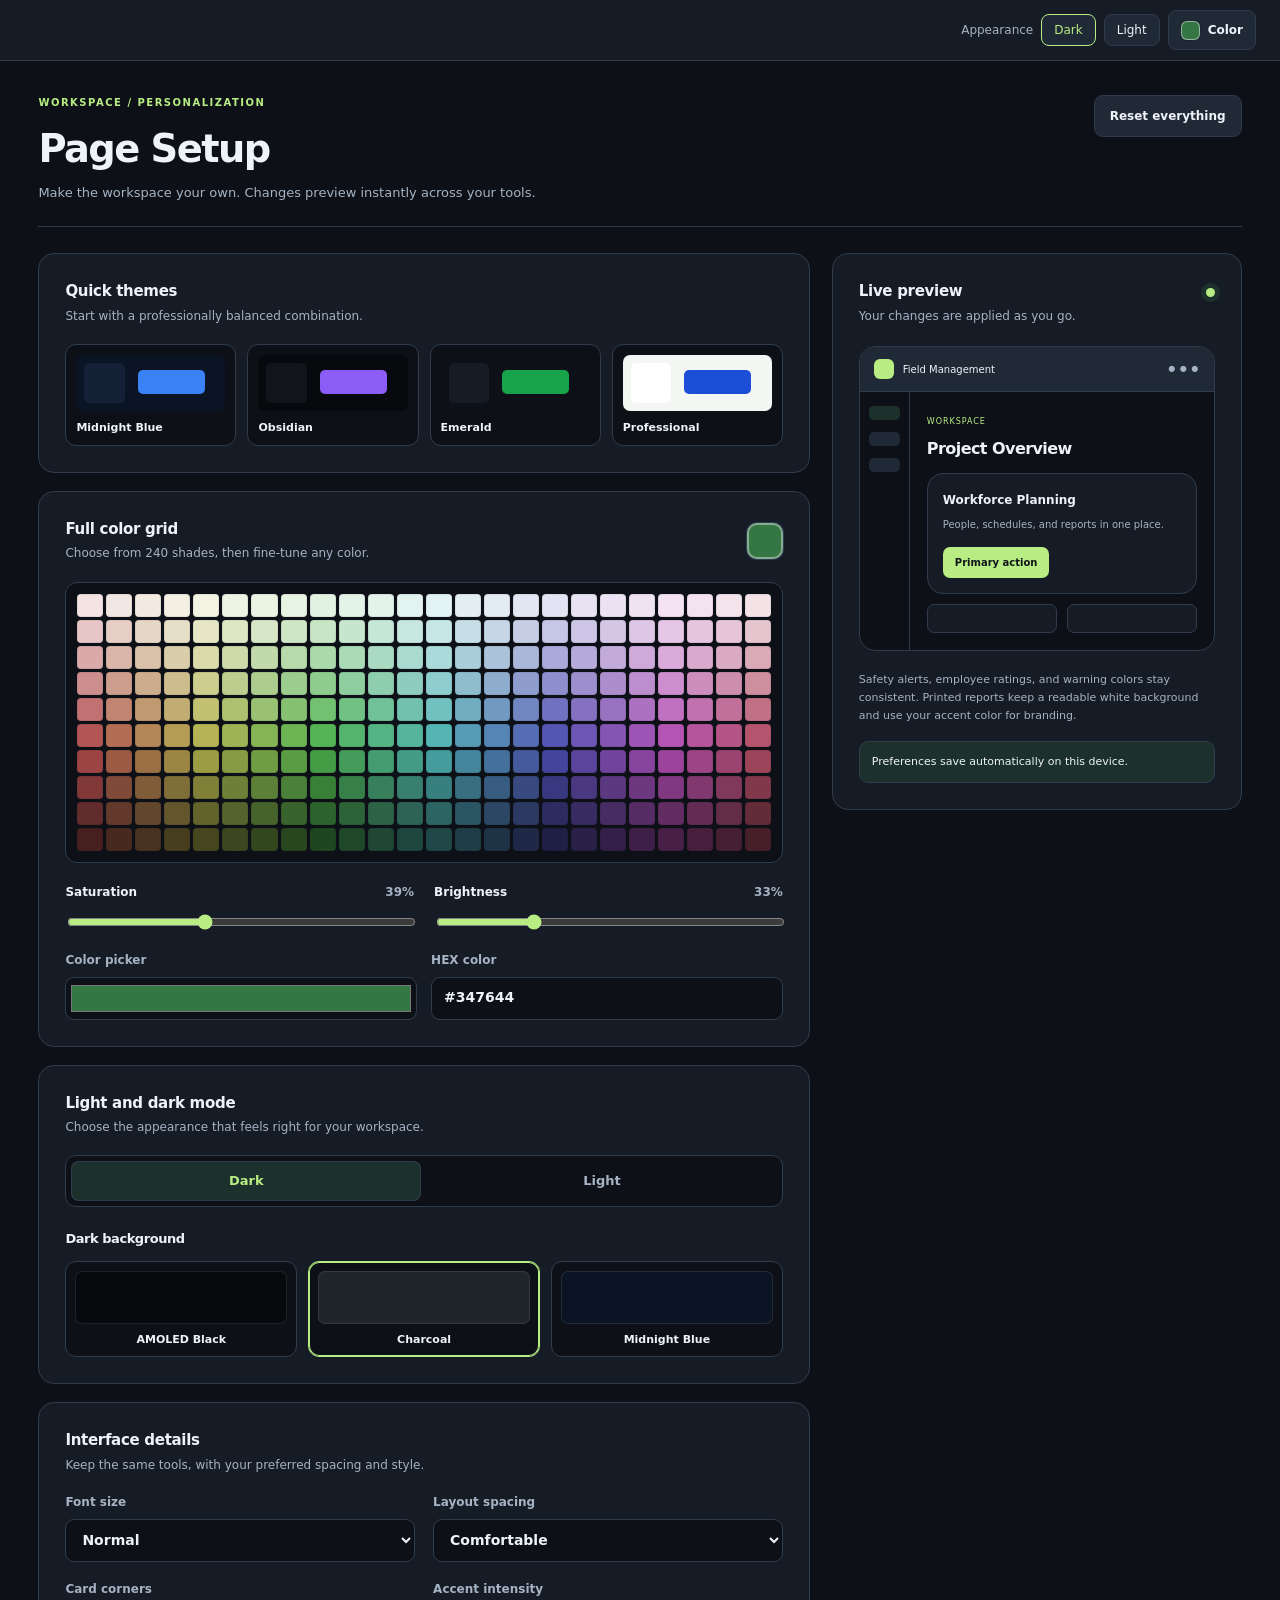
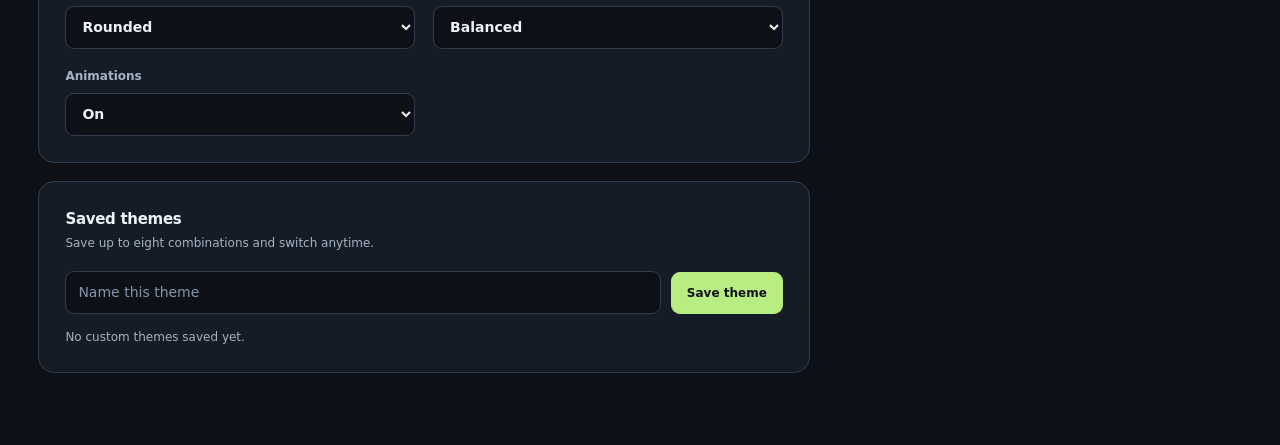
<file: page-setup.html>
<!doctype html>
<html lang="en">
<head>
 <meta charset="utf-8">
 <meta name="viewport" content="width=device-width,initial-scale=1,viewport-fit=cover">
 <meta name="theme-color" content="#0d1117">
 <title>Page Setup · Field Management Workspace</title>
 <script src="js/workspace-theme.js?v=20261106-setup"></script>
 <script src="js/workspace-accent.js?v=20261106-setup"></script>
 <link rel="stylesheet" href="css/workspace-v2.css?v=20261106-setup">
 <link rel="stylesheet" href="css/theme-colors.css?v=20261106-setup">
 <link rel="stylesheet" href="css/page-setup.css?v=20261106-setup">
 <script src="js/page-setup.js?v=20261106-setup" defer></script>
</head>
<body class="module-page-setup">
 <main class="ps-page">
  <header class="ps-heading">
   <div><p class="ps-eyebrow">WORKSPACE / PERSONALIZATION</p><h1>Page Setup</h1><p>Make the workspace your own. Changes preview instantly across your tools.</p></div>
   <button id="psReset" type="button" class="ps-button ps-ghost">Reset everything</button>
  </header>
  <div class="ps-layout">
   <div class="ps-controls">
    <section class="ps-panel" aria-labelledby="psPresetsTitle">
     <div class="ps-section-head"><div><h2 id="psPresetsTitle">Quick themes</h2><p>Start with a professionally balanced combination.</p></div></div>
     <div class="ps-presets">
      <button type="button" data-preset="midnight" class="ps-preset"><span class="ps-preset-sample" style="--sample-bg:#0b1424;--sample-surface:#132036;--sample-accent:#3b82f6"></span><strong>Midnight Blue</strong></button>
      <button type="button" data-preset="obsidian" class="ps-preset"><span class="ps-preset-sample" style="--sample-bg:#08090c;--sample-surface:#11141a;--sample-accent:#8b5cf6"></span><strong>Obsidian</strong></button>
      <button type="button" data-preset="emerald" class="ps-preset"><span class="ps-preset-sample" style="--sample-bg:#0d1117;--sample-surface:#161c25;--sample-accent:#16a34a"></span><strong>Emerald</strong></button>
      <button type="button" data-preset="professional" class="ps-preset"><span class="ps-preset-sample" style="--sample-bg:#f3f6f2;--sample-surface:#fff;--sample-accent:#1d4ed8"></span><strong>Professional</strong></button>
     </div>
    </section>
    <section class="ps-panel" aria-labelledby="psColorTitle">
     <div class="ps-section-head"><div><h2 id="psColorTitle">Full color grid</h2><p>Choose from 240 shades, then fine-tune any color.</p></div><span id="psColorSwatch" class="ps-selected-color" aria-hidden="true"></span></div>
     <div class="ps-grid-scroll"><div class="ps-color-grid" id="psColorGrid" role="group" aria-label="240 selectable color shades"></div></div>
     <div class="ps-sliders">
      <label>Saturation <output id="psSaturationValue">80%</output><input type="range" id="psSaturation" min="0" max="100" value="80"></label>
      <label>Brightness <output id="psBrightnessValue">50%</output><input type="range" id="psBrightness" min="10" max="95" value="50"></label>
     </div>
     <div class="ps-custom-color">
      <label for="psNativeColor">Color picker <input type="color" id="psNativeColor" value="#347644"></label>
      <label for="psHex">HEX color <input id="psHex" type="text" maxlength="7" autocomplete="off" spellcheck="false" placeholder="#347644" pattern="#[0-9a-fA-F]{6}"></label>
     </div>
    </section>
    <section class="ps-panel" aria-labelledby="psModeTitle">
     <div class="ps-section-head"><div><h2 id="psModeTitle">Light and dark mode</h2><p>Choose the appearance that feels right for your workspace.</p></div></div>
     <div class="ps-segments" role="group" aria-label="Color mode">
      <button type="button" data-mode="dark">Dark</button><button type="button" data-mode="light">Light</button>
     </div>
     <h3>Dark background</h3>
     <div class="ps-backgrounds" role="group" aria-label="Dark-mode background">
      <button type="button" data-background="black"><span style="background:#08090c"></span><strong>AMOLED Black</strong></button>
      <button type="button" data-background="charcoal"><span style="background:#20242b"></span><strong>Charcoal</strong></button>
      <button type="button" data-background="midnight"><span style="background:#0b1424"></span><strong>Midnight Blue</strong></button>
     </div>
    </section>
    <section class="ps-panel" aria-labelledby="psDetailsTitle">
     <div class="ps-section-head"><div><h2 id="psDetailsTitle">Interface details</h2><p>Keep the same tools, with your preferred spacing and style.</p></div></div>
     <div class="ps-fields">
      <label for="psFont">Font size<select id="psFont" data-pref="fontSize"><option value="small">Small</option><option value="normal">Normal</option><option value="large">Large</option></select></label>
      <label for="psDensity">Layout spacing<select id="psDensity" data-pref="density"><option value="compact">Compact</option><option value="comfortable">Comfortable</option></select></label>
      <label for="psCorners">Card corners<select id="psCorners" data-pref="cardStyle"><option value="square">Squared</option><option value="rounded">Rounded</option><option value="extra">Extra rounded</option></select></label>
      <label for="psIntensity">Accent intensity<select id="psIntensity" data-pref="intensity"><option value="subtle">Subtle</option><option value="balanced">Balanced</option><option value="vibrant">Vibrant</option></select></label>
      <label for="psAnimations">Animations<select id="psAnimations" data-pref="animations"><option value="on">On</option><option value="off">Off</option></select></label>
     </div>
    </section>
    <section class="ps-panel" aria-labelledby="psSavedTitle">
     <div class="ps-section-head"><div><h2 id="psSavedTitle">Saved themes</h2><p>Save up to eight combinations and switch anytime.</p></div></div>
     <form id="psSaveForm" class="ps-save-row"><label class="ps-sr-only" for="psThemeName">Theme name</label><input id="psThemeName" maxlength="32" placeholder="Name this theme" required><button type="submit" class="ps-button ps-primary">Save theme</button></form>
     <div id="psSavedThemes" class="ps-saved-list"></div>
    </section>
   </div>
   <aside class="ps-preview-pane" aria-label="Live appearance preview">
    <div class="ps-preview-head"><div><h2>Live preview</h2><p>Your changes are applied as you go.</p></div><span class="ps-live-dot"></span></div>
    <div class="ps-preview-browser">
      <div class="ps-preview-top"><span class="ps-preview-logo"></span><span>Field Management</span><span class="ps-preview-dots">● ● ●</span></div>
      <div class="ps-preview-body"><div class="ps-preview-sidebar"><span></span><span></span><span></span></div><div class="ps-preview-main"><span class="ps-preview-overline">WORKSPACE</span><h3>Project Overview</h3><div class="ps-preview-card"><strong>Workforce Planning</strong><p>People, schedules, and reports in one place.</p><span class="ps-preview-action">Primary action</span></div><div class="ps-preview-mini"><span></span><span></span></div></div></div>
    </div>
    <p class="ps-preview-note">Safety alerts, employee ratings, and warning colors stay consistent. Printed reports keep a readable white background and use your accent color for branding.</p>
    <div id="psStatus" class="ps-status" role="status" aria-live="polite">Preferences save automatically on this device.</div>
   </aside>
  </div>
 </main>
</body>
</html>
</file>
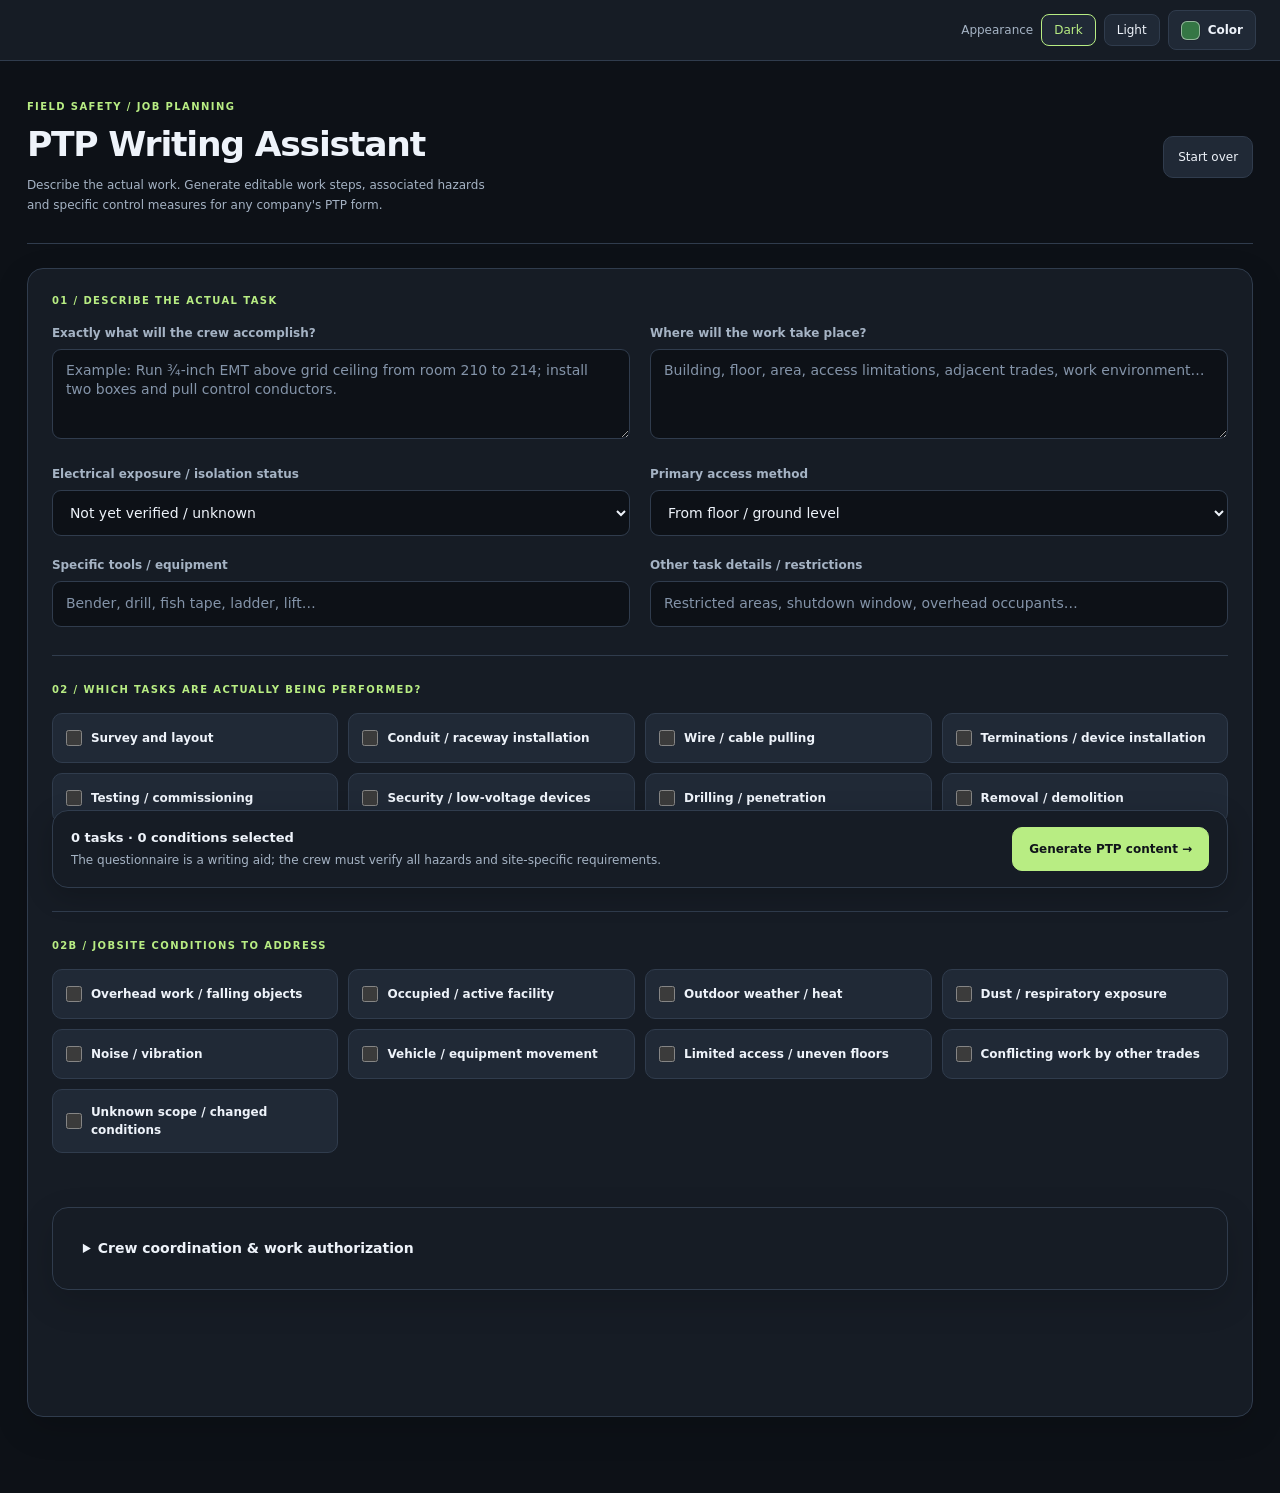
<file: ptp-assistant.html>
<!doctype html><html lang="en"><head><script>/* Theme is a display preference only; never stores workspace data. */
(()=>{'use strict';
const origin=new URL(document.baseURI).origin;const key='fw-appearance-v2',root=document.documentElement;
let initial='dark';
try{const saved=localStorage.getItem(key);if(saved==='light'||saved==='dark')initial=saved;}catch(_){}
try{if(parent!==window&&parent.origin===origin)initial=parent.document.documentElement.dataset.theme||initial;}catch(_){}
function apply(theme){theme=theme==='light'?'light':'dark';root.dataset.theme=theme;root.style.colorScheme=theme;document.querySelectorAll('[data-theme-choice]').forEach(b=>b.setAttribute('aria-pressed',String(b.dataset.themeChoice===theme)));document.querySelector('meta[name="theme-color"]')?.setAttribute('content',theme==='dark'?'#101715':'#f3f6f2');}
apply(initial);
window.FieldAppearance={set(theme){apply(theme);try{localStorage.setItem(key,root.dataset.theme)}catch(_){};document.querySelectorAll('iframe').forEach(f=>{try{f.contentWindow.postMessage({type:'fw-appearance',theme:root.dataset.theme},origin)}catch(_){}});},get:()=>root.dataset.theme};
window.addEventListener('storage',e=>{if(e.key===key)apply(e.newValue)});
window.addEventListener('message',e=>{if(e.origin!==origin||e.source!==parent||e.data?.type!=='fw-appearance')return;apply(e.data.theme)});
document.addEventListener('click',e=>{const b=e.target.closest('[data-theme-choice]');if(b)window.FieldAppearance.set(b.dataset.themeChoice)});
document.addEventListener('DOMContentLoaded',()=>{
 document.querySelectorAll('iframe').forEach(f=>f.addEventListener('load',()=>{try{f.contentWindow.postMessage({type:'fw-appearance',theme:root.dataset.theme},origin)}catch(_){}}));
 if(window===parent&&!document.body.classList.contains('workspace-host')){const bar=document.createElement('div');bar.className='standalone-appearance no-print';bar.innerHTML='<span>Appearance</span><button type="button" data-theme-choice="dark">Dark</button><button type="button" data-theme-choice="light">Light</button>';document.body.prepend(bar);}
 apply(root.dataset.theme);
});
})();
</script><script src="js/workspace-accent.js?v=20261106-setup"></script><meta charset="utf-8"><meta name="viewport" content="width=device-width,initial-scale=1"><title>PTP Writing Assistant · Field Management</title>
<style>
:root{font-family:Inter,ui-sans-serif,system-ui,-apple-system,"Segoe UI",sans-serif;color:#203044;background:#f5f7fb}*{box-sizing:border-box}body{margin:0}.app{padding:28px clamp(14px,3vw,45px) 70px;max-width:1400px;margin:auto}.eyebrow{text-transform:uppercase;font-weight:800;letter-spacing:.12em;color:#14856b;font-size:11px;margin-bottom:10px}h1{margin:0 0 8px;font-size:clamp(26px,3.3vw,38px);letter-spacing:-.05em}h2{font-size:19px;letter-spacing:-.03em;margin:0 0 8px}h3{font-size:14px;margin:0 0 11px}.sub{font-size:13px;color:#697b8d;line-height:1.6;margin:0}.hero{display:flex;justify-content:space-between;align-items:start;gap:16px;flex-wrap:wrap;margin-bottom:22px}.hero button,.btn{border:1px solid #dce3eb;background:white;border-radius:10px;padding:11px 14px;font:700 13px inherit;cursor:pointer;color:#193247;min-height:42px}.btn.primary{background:#12384d;color:white;border-color:#12384d}.btn.green{background:#12836b;color:white;border-color:#12836b}.shell{border-radius:17px;background:white;border:1px solid #e0e7ef;padding:clamp(17px,2.5vw,30px);box-shadow:0 5px 20px #233d5a0b;margin:16px 0}.field label{display:block;color:#3c5064;font-size:12px;font-weight:750;margin-bottom:7px}.field input,.field select,.field textarea,.output textarea{width:100%;background:#fcfdff;border:1px solid #cddae7;border-radius:9px;padding:11px 12px;font:13px/1.5 inherit;color:#22384a;outline:none;min-height:42px}.field textarea{resize:vertical;min-height:90px}.field input:focus,.field textarea:focus,.field select:focus,.output textarea:focus{border-color:#1b9b7b;box-shadow:0 0 0 3px #159c7f20}.grid{display:grid;grid-template-columns:repeat(2,minmax(0,1fr));gap:17px}.wide{grid-column:1/-1}.boxlabel{font-size:11px;letter-spacing:.075em;text-transform:uppercase;color:#8795a4;font-weight:850;margin:0 0 16px}.options{display:grid;grid-template-columns:repeat(3,minmax(0,1fr));gap:9px}.check{display:flex;align-items:center;gap:9px;border:1px solid #e1e8ef;border-radius:11px;padding:12px;background:#fbfcfe;font-size:12px;font-weight:700;color:#435568;line-height:1.5;cursor:pointer}.check:has(input:checked){background:#effaf5;border-color:#81ccb3;color:#177458}.check input{accent-color:#13876a;width:15px;height:15px;flex:0 0 15px}.note{background:#f1f8f5;border:1px solid #d7ebe2;color:#356555;padding:13px 15px;border-radius:11px;font-size:12px;line-height:1.6;margin:14px 0}.warning{background:#fff7e8;border-color:#f1d9a1;color:#805a21}.toolbar{display:flex;justify-content:space-between;align-items:center;gap:14px;flex-wrap:wrap;margin-top:20px}.muted{color:#708194;font-size:12px}.output-grid{display:grid;grid-template-columns:repeat(3,minmax(0,1fr));gap:13px}.output{background:#fafdfe;border:1px solid #e0e9ef;border-radius:13px;padding:16px;min-width:0}.output h3{font-size:15px;margin:0}.output textarea{font:13px/1.65 ui-monospace,Consolas,monospace;min-height:420px;margin:12px 0;resize:vertical;background:white}.headrow{display:flex;align-items:center;justify-content:space-between;gap:12px}.editing{border-top:1px solid #e1e8ef;margin-top:20px;padding-top:22px}.editline{display:grid;grid-template-columns:36px 1fr 1fr 1fr;gap:9px;border:1px solid #e2e8ef;border-radius:11px;padding:10px;margin:10px 0;align-items:start}.editline span{font-size:12px;color:#76889a;font-weight:800;padding-top:11px}.editline textarea{font:12px/1.5 inherit;padding:9px;border:1px solid #d6e0e9;border-radius:7px;min-height:70px;width:100%}.buttons{display:flex;flex-wrap:wrap;gap:8px}.message{padding:10px 13px;background:#e6f7ef;color:#0d694c;border:1px solid #b9dfcd;border-radius:9px;margin:12px 0;font-size:13px}[hidden]{display:none!important}@media(max-width:900px){.options{grid-template-columns:repeat(2,minmax(0,1fr))}.output-grid{grid-template-columns:1fr}.output textarea{min-height:190px}.editline{grid-template-columns:30px 1fr}.editline textarea{min-height:65px}}@media(max-width:540px){.app{padding:19px 11px 40px}.grid,.options{grid-template-columns:1fr}.shell{padding:16px}.editline{grid-template-columns:1fr}.editline span{padding:0}.output{padding:12px}}@media print{.hero button,.btn,.toolbar,.editing,.shell:first-of-type{display:none!important}.app{padding:0}.shell{border:0;box-shadow:none}.output-grid{grid-template-columns:repeat(3,1fr)}.output textarea{font-size:10px;border:0;padding:5px;min-height:700px}}

.followups{margin-top:22px;padding:16px;border-radius:14px;background:#f7fafc;border:1px solid #dfe9ee}.followup-grid{display:grid;grid-template-columns:repeat(2,minmax(0,1fr));gap:13px;margin-top:14px}.followup[hidden]{display:none!important}.followups .field label{font-weight:750;font-size:12px}.followups .field select{min-height:44px}.resource-grid{display:grid;grid-template-columns:repeat(2,minmax(0,1fr));gap:13px;margin-top:18px}.resource-card{border:1px solid #dce6eb;border-radius:12px;background:#fcfdfd;padding:16px;display:grid;gap:9px}.resource-card h3{margin:0;font-size:15px}.resource-card p{margin:0;font-size:12px;line-height:1.55;color:#536577}.resource-card .tag{font-size:10px;letter-spacing:.05em;text-transform:uppercase;color:#18745c;font-weight:800}.resource-card a{font-size:12px;font-weight:800;text-decoration:none;color:#156f55}.resource-card a:hover{text-decoration:underline}.safety-recs .btn{display:inline-flex;align-items:center;text-decoration:none;white-space:nowrap}
@media(max-width:730px){.followup-grid,.resource-grid{grid-template-columns:1fr}}
</style><style id="fw-responsive-page-v3">

/* Responsive PTP form — readable, touch-friendly inputs and results. */
@media screen{
 html,body{max-width:100%;overflow-x:clip}
 .app,.shell,.grid,.field,.hero,.followups,.output-grid,.output,.resource-grid{min-width:0;max-width:100%}
 textarea,input,select{min-width:0;max-width:100%;box-sizing:border-box}
 .output textarea{min-height:240px;max-width:100%;overflow-wrap:anywhere}
 .resource-card{min-width:0;overflow-wrap:anywhere}
 .hero>div{min-width:0}
}
@media screen and (min-width:1800px){.app{max-width:1680px}}
@media screen and (max-width:1024px){
 .output-grid{grid-template-columns:minmax(0,1fr)!important}
 .output textarea{min-height:180px}
}
@media screen and (max-width:650px){
 .app{padding:17px 11px 50px!important}
 .hero{display:flex;flex-direction:column;align-items:stretch;gap:12px}
 .hero button{min-height:44px}
 .shell{padding:15px!important;border-radius:13px}
 .grid,.options,.followup-grid,.resource-grid{grid-template-columns:minmax(0,1fr)!important}
 .check{min-height:44px}
 .editing,.toolbar,.headrow{flex-wrap:wrap;gap:8px}
 .field input,.field select,.field textarea,.output textarea{font-size:16px!important}
 .resource-card{padding:14px}
 .output{padding:12px}
}

</style>
<style id="fwClientGreenPTPV3">:root{--navy:#173a30;--green:#197667;background:#f4f8f5!important;color:#233e34!important}body{background:#f4f8f5!important}.btn.primary,.btn.green{background:#197667!important;border-color:#197667!important;color:white!important}input:focus,select:focus,textarea:focus{border-color:#44a181!important;box-shadow:0 0 0 3px rgba(39,139,93,.12)!important}button:focus-visible{outline-color:#40a987!important}</style><style>
@media screen{.overlay{grid-template-columns:minmax(0,1fr)}.overlay .dialog{min-width:0;max-width:100%;justify-self:center}.overlay:not(.hidden) .dialog{animation:fw-dialog-in .22s ease-out}.dialog-body{min-width:0}.fw-module-container{border-color:#dce5df}}
@media(prefers-reduced-motion:reduce){.overlay .dialog{animation:none!important}}
</style><link rel="stylesheet" href="css/workspace-v2.css?v=20261104-darkfix"><link rel="stylesheet" href="css/workspace-refinements.css?v=20261102-v5"><link rel="stylesheet" href="css/theme-colors.css?v=20261106-setup"></head><body class="module-ptp"><div class="app"><div class="hero"><div><div class="eyebrow">Field Safety / Job Planning</div><h1>PTP Writing Assistant</h1><p class="sub">Describe the actual work. Generate editable work steps, associated hazards and specific control measures for any company's PTP form.</p></div><button id="startOver" class="btn">Start over</button></div><div id="status" class="message" hidden></div><div class="shell"><div class="boxlabel">01 / Describe the actual task</div><div class="grid"><div class="field"><label for="scope">Exactly what will the crew accomplish?</label><textarea id="scope" placeholder="Example: Run ¾-inch EMT above grid ceiling from room 210 to 214; install two boxes and pull control conductors."></textarea></div><div class="field"><label for="workarea">Where will the work take place?</label><textarea id="workarea" placeholder="Building, floor, area, access limitations, adjacent trades, work environment…"></textarea></div><div class="field"><label for="energy">Electrical exposure / isolation status</label><select id="energy"><option value="unknown">Not yet verified / unknown</option><option value="deenergized">Isolated and verified de-energized</option><option value="adjacent">Working near energized systems / equipment</option><option value="no-electrical">No electrical exposure anticipated</option></select></div><div class="field"><label for="access">Primary access method</label><select id="access"><option value="floor">From floor / ground level</option><option value="ladder">Ladder</option><option value="lift">Mobile elevating work platform (MEWP)</option><option value="scaffold">Scaffold or other approved elevated platform</option></select></div><div class="field"><label for="equipment">Specific tools / equipment</label><input id="equipment" placeholder="Bender, drill, fish tape, ladder, lift…"></div><div class="field"><label for="special">Other task details / restrictions</label><input id="special" placeholder="Restricted areas, shutdown window, overhead occupants…"></div></div>
<div class="boxlabel" style="margin-top:25px">02 / Which tasks are actually being performed?</div><div class="options" id="taskOptions"></div><div class="boxlabel" style="margin-top:26px">02B / Jobsite conditions to address</div><div class="options" id="conditionOptions"></div><div id="taskFollowups" class="followups" aria-live="polite" hidden>
  <div class="boxlabel" style="margin-top:26px">03 / A few job-specific details</div>
  <p class="muted">These questions change with the tasks and conditions selected above. Unverified items will be flagged in your draft.</p>
  <div class="followup-grid">
    <div class="field followup" data-for="energy"><label for="fElectrical">Who confirmed the electrical isolation / exposure conditions?</label><select id="fElectrical"><option value="unconfirmed">Not confirmed yet</option><option value="qualified">Qualified or authorized person completed required verification</option><option value="notneeded">Confirmed no electrical exposure for this task</option></select></div>
    <div class="field followup" data-for="lift"><label for="fLift">Lift / elevated access conditions checked?</label><select id="fLift"><option value="unconfirmed">Not checked yet</option><option value="confirmed">Pre-use inspection, surface, obstructions and exclusion zone reviewed</option></select></div>
    <div class="field followup" data-for="penetration"><label for="fPenetration">Concealed utilities and any penetration approvals verified?</label><select id="fPenetration"><option value="unconfirmed">Not yet verified</option><option value="confirmed">Services located / verified and required approval confirmed</option><option value="notapplicable">No drilling into concealed areas</option></select></div>
    <div class="field followup" data-for="hot"><label for="fHot">Required hot-work authorization and fire measures?</label><select id="fHot"><option value="unconfirmed">Not yet confirmed</option><option value="confirmed">Permit status and protective measures confirmed</option></select></div>
    <div class="field followup" data-for="rigging"><label for="fLoad">Load weight, handling method, and movement path reviewed?</label><select id="fLoad"><option value="unconfirmed">Not yet assessed</option><option value="confirmed">Capacity, route and exclusion zone assessed</option></select></div>
    <div class="field followup" data-for="excavate"><label for="fGround">Underground utilities and excavation protective requirements checked?</label><select id="fGround"><option value="unconfirmed">Not yet checked</option><option value="confirmed">Utility locating and protective plan confirmed</option></select></div>
    <div class="field followup" data-for="dust"><label for="fDust">Dust / silica controls for the actual surface and tool?</label><select id="fDust"><option value="unconfirmed">Material or controls not determined</option><option value="confirmed">Appropriate capture / engineering controls reviewed</option><option value="notapplicable">No dust-producing work</option></select></div>
    <div class="field followup" data-for="weather"><label for="fHeat">Heat, weather and rest/cooling provisions assessed?</label><select id="fHeat"><option value="unconfirmed">Site conditions not yet assessed</option><option value="confirmed">Conditions, alerts, breaks, hydration and acclimatization reviewed</option></select></div>
    <div class="field followup" data-for="occupied"><label for="fPeople">Nearby workers / occupants protected?</label><select id="fPeople"><option value="unconfirmed">Coordination not yet confirmed</option><option value="confirmed">Affected people informed; boundaries and access controlled</option></select></div>
  </div>
</div><details class="shell"><summary><b>Crew coordination & work authorization</b></summary><div class="grid2"><div class="field"><label for="crewBrief">Crew size, lead and briefing language</label><textarea id="crewBrief" placeholder="Enter verified site-specific details"></textarea></div><div class="field"><label for="permitPlan">Required permits and who verifies them</label><textarea id="permitPlan" placeholder="Enter verified site-specific details"></textarea></div><div class="field"><label for="rescuePlan">Emergency contact, access and rescue arrangements</label><textarea id="rescuePlan" placeholder="Enter verified site-specific details"></textarea></div><div class="field"><label for="changePlan">Stop-work triggers and who authorizes restarting</label><textarea id="changePlan" placeholder="Enter verified site-specific details"></textarea></div></div><div id="taskDetails"></div></details><div class="toolbar"><p class="muted">The questionnaire is a writing aid; the crew must verify all hazards and site-specific requirements.</p><button id="generate" class="btn green" type="button">Generate PTP content →</button></div></div>
<div class="shell" id="results" hidden><div class="headrow" style="margin-bottom:12px"><div><div class="boxlabel">04 / Review, edit and copy</div><h2>Generated PTP content</h2><p class="sub">Numbering aligns work step 1 with hazard 1 and control 1. Edit text before copying.</p></div><div class="buttons"><button id="copyAll" class="btn primary">Copy all sections</button><button id="print" class="btn">Print / PDF</button></div></div><div id="caution" class="note warning" hidden></div><div id="ptpReadiness" class="note warning" hidden></div><div class="output-grid"><div class="output"><div class="headrow"><h3>Work steps</h3><button id="copySteps" class="btn">Copy</button></div><textarea id="stepsOutput" spellcheck="true" aria-label="Editable work steps"></textarea></div><div class="output"><div class="headrow"><h3>Associated hazards</h3><button id="copyHazards" class="btn">Copy</button></div><textarea id="hazardsOutput" spellcheck="true" aria-label="Editable associated hazards"></textarea></div><div class="output"><div class="headrow"><h3>Mitigations / controls</h3><button id="copyControls" class="btn">Copy</button></div><textarea id="controlsOutput" spellcheck="true" aria-label="Editable control measures"></textarea></div></div><div class="note">Review together with the crew. Confirm the actual task, energized-equipment status, equipment instructions, site hazards, permits, project rules and employer requirements. This tool does not authorize work or replace a job-specific safety review.</div><details class="editing"><summary><b>Refine each aligned step / hazard / control</b> · expand editor</summary><p class="sub">Edits here can be applied to regenerate all three text columns. Direct textarea edits will be overwritten by this action.</p><div id="stepEditor"></div><button id="applyEdits" type="button" class="btn primary">Apply row edits to all sections</button></details></div><div class="shell safety-recs" id="personalizedResources" hidden>
 <div class="headrow"><div><div class="boxlabel">05 / Learn about your identified hazards</div><h2>Your Safety Resource Guide</h2><p class="sub">Topics automatically selected from your PTP. Learn why hazards matter and review specific precautions.</p></div><a class="btn" href="safety-resources.html" target="_blank" rel="noopener">Browse full library ↗</a></div>
 <div class="resource-grid" id="recommendedResources"></div>
 <p class="muted" style="margin-top:16px">General educational references only. Verify your employer's policies, current regulations, equipment manuals and applicable jobsite procedures with qualified personnel.</p>
</div></div><script src="js/safety-resources-data.js?v=20261102-v5" defer></script><script src="js/ptp-assistant.js?v=20261102-v5" defer></script><script src="js/workspace-refinements.js?v=20261102-v5" defer></script></body></html>
</file>
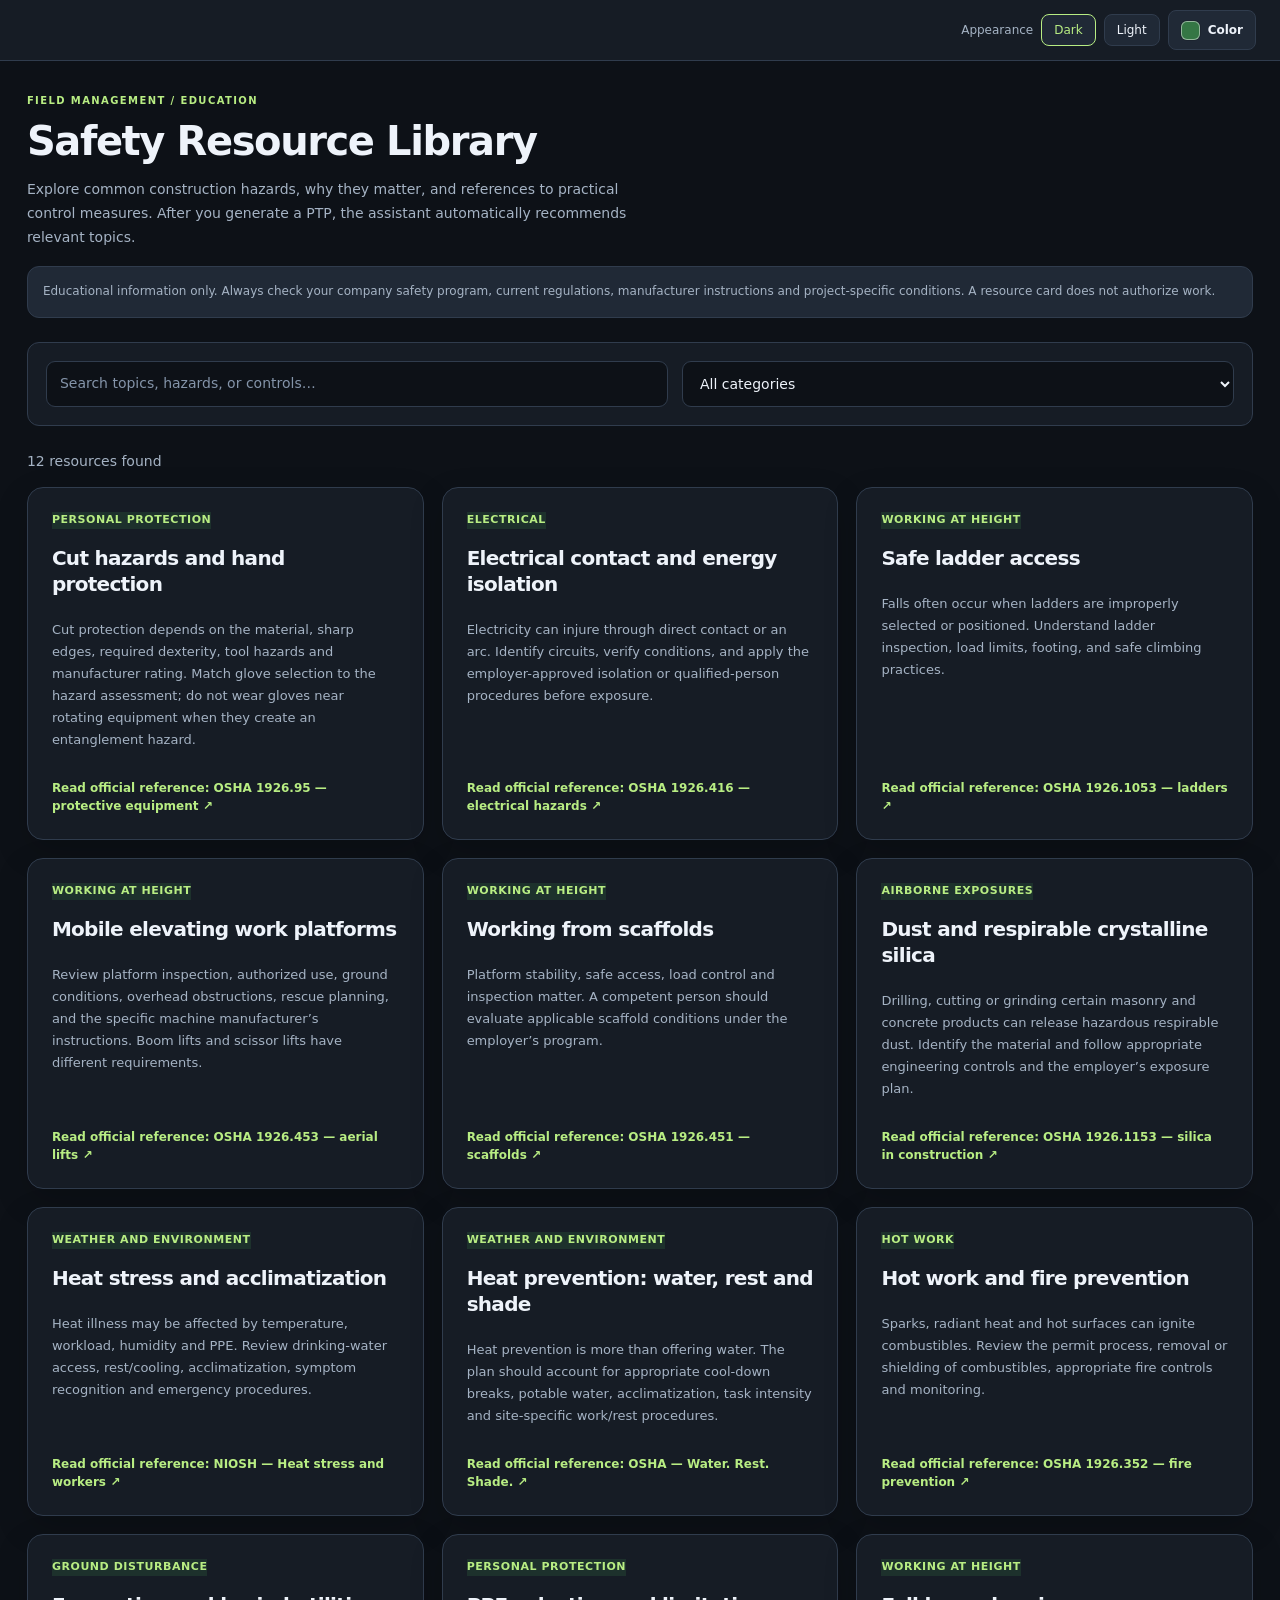
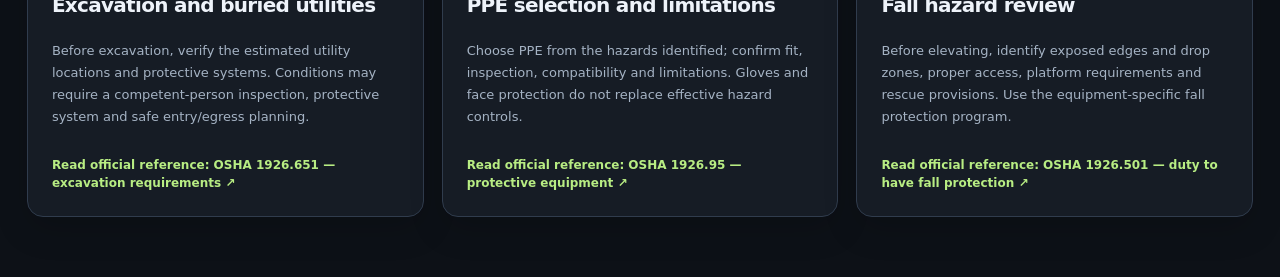
<file: safety-resources.html>
<!doctype html><html lang="en"><head><script>/* Theme is a display preference only; never stores workspace data. */
(()=>{'use strict';
const origin=new URL(document.baseURI).origin;const key='fw-appearance-v2',root=document.documentElement;
let initial='dark';
try{const saved=localStorage.getItem(key);if(saved==='light'||saved==='dark')initial=saved;}catch(_){}
try{if(parent!==window&&parent.origin===origin)initial=parent.document.documentElement.dataset.theme||initial;}catch(_){}
function apply(theme){theme=theme==='light'?'light':'dark';root.dataset.theme=theme;root.style.colorScheme=theme;document.querySelectorAll('[data-theme-choice]').forEach(b=>b.setAttribute('aria-pressed',String(b.dataset.themeChoice===theme)));document.querySelector('meta[name="theme-color"]')?.setAttribute('content',theme==='dark'?'#101715':'#f3f6f2');}
apply(initial);
window.FieldAppearance={set(theme){apply(theme);try{localStorage.setItem(key,root.dataset.theme)}catch(_){};document.querySelectorAll('iframe').forEach(f=>{try{f.contentWindow.postMessage({type:'fw-appearance',theme:root.dataset.theme},origin)}catch(_){}});},get:()=>root.dataset.theme};
window.addEventListener('storage',e=>{if(e.key===key)apply(e.newValue)});
window.addEventListener('message',e=>{if(e.origin!==origin||e.source!==parent||e.data?.type!=='fw-appearance')return;apply(e.data.theme)});
document.addEventListener('click',e=>{const b=e.target.closest('[data-theme-choice]');if(b)window.FieldAppearance.set(b.dataset.themeChoice)});
document.addEventListener('DOMContentLoaded',()=>{
 document.querySelectorAll('iframe').forEach(f=>f.addEventListener('load',()=>{try{f.contentWindow.postMessage({type:'fw-appearance',theme:root.dataset.theme},origin)}catch(_){}}));
 if(window===parent&&!document.body.classList.contains('workspace-host')){const bar=document.createElement('div');bar.className='standalone-appearance no-print';bar.innerHTML='<span>Appearance</span><button type="button" data-theme-choice="dark">Dark</button><button type="button" data-theme-choice="light">Light</button>';document.body.prepend(bar);}
 apply(root.dataset.theme);
});
})();
</script><script src="js/workspace-accent.js?v=20261106-setup"></script><meta charset="utf-8"><meta name="viewport" content="width=device-width,initial-scale=1"><title>Safety Resource Library · Field Management Workspace</title>
<style>:root{font-family:Inter,system-ui,-apple-system,sans-serif;color:#213248;background:#f4f7fa}*{box-sizing:border-box}body{margin:0}.page{max-width:1100px;padding:36px 20px 80px;margin:auto}.eyebrow{color:#188367;letter-spacing:.13em;text-transform:uppercase;font-size:11px;font-weight:850}h1{letter-spacing:-.04em;font-size:clamp(27px,4vw,40px);margin:10px 0}p{line-height:1.6;color:#60758a;font-size:14px}.bar{display:flex;flex-wrap:wrap;gap:10px;align-items:center;margin:24px 0}.bar input,.bar select{padding:12px 14px;border:1px solid #cbd6e0;border-radius:11px;background:white;color:#1f2d3c;font:inherit;min-height:44px}.bar input{flex:1;min-width:230px}.bar select{max-width:275px}.list{display:grid;grid-template-columns:repeat(2,minmax(0,1fr));gap:15px}.card{border:1px solid #dae3ea;background:white;border-radius:16px;padding:20px;box-shadow:0 7px 20px #223c5010}.card h2{font-size:18px;margin:7px 0}.card p{margin:10px 0;font-size:13px}.tag{font-size:11px;text-transform:uppercase;letter-spacing:.05em;color:#168268;font-weight:800}a{font-size:13px;font-weight:800;color:#126f56;text-decoration:none}a:hover{text-decoration:underline}.note{border:1px solid #dce9e3;background:#f9fcfa;border-radius:12px;padding:15px;margin:16px 0 24px;font-size:12px;color:#53675d}@media(max-width:750px){.list{grid-template-columns:1fr}.page{padding:23px 15px}}</style><style id="fw-responsive-page-v3">

/* Responsive educational library */
@media screen{
 html,body{max-width:100%;overflow-x:clip}
 .page,.bar,.list,.card{min-width:0;max-width:100%}
 .bar input,.bar select{min-width:0;max-width:100%;box-sizing:border-box}
 .card{overflow-wrap:anywhere}
}
@media screen and (min-width:1800px){.page{max-width:1440px}.list{grid-template-columns:repeat(3,minmax(0,1fr))}}
@media screen and (max-width:600px){
 .page{padding:19px 12px 60px}
 .bar{display:flex;flex-direction:column;align-items:stretch;margin:18px 0}
 .bar input,.bar select{width:100%;max-width:none;min-height:46px;font-size:16px}
 .list{grid-template-columns:minmax(0,1fr)}
 .card{padding:16px}
}

</style>
<style id="fwClientGreenResourcesV3">:root{--navy:#173a30;--green:#197667;background:#f4f8f5!important}body{background:#f4f8f5!important}button.primary,.primary{background:#197667!important;border-color:#197667!important;color:white!important}input:focus,select:focus{border-color:#45a17f!important;box-shadow:0 0 0 3px rgba(39,139,93,.12)!important}</style><style>
@media screen{.overlay{grid-template-columns:minmax(0,1fr)}.overlay .dialog{min-width:0;max-width:100%;justify-self:center}.overlay:not(.hidden) .dialog{animation:fw-dialog-in .22s ease-out}.dialog-body{min-width:0}.fw-module-container{border-color:#dce5df}}
@media(prefers-reduced-motion:reduce){.overlay .dialog{animation:none!important}}
</style><link rel="stylesheet" href="css/workspace-v2.css?v=20261104-darkfix"><link rel="stylesheet" href="css/workspace-refinements.css?v=20261102-v5"><link rel="stylesheet" href="css/theme-colors.css?v=20261106-setup"></head><body class="module-resources">
<main class="page"><div class="eyebrow">Field Management / Education</div><h1>Safety Resource Library</h1><p>Explore common construction hazards, why they matter, and references to practical control measures. After you generate a PTP, the assistant automatically recommends relevant topics.</p>
<div class="note">Educational information only. Always check your company safety program, current regulations, manufacturer instructions and project-specific conditions. A resource card does not authorize work.</div>
<div class="bar"><input id="search" type="search" placeholder="Search topics, hazards, or controls…" aria-label="Search safety resources"><select id="category" aria-label="Filter safety resource category"><option value="all">All categories</option></select></div><p id="count" role="status"></p><div id="list" class="list"></div></main>
<script src="js/safety-resources-data.js?v=20261102-v5"></script><script>
(()=>{const data=window.FIELD_SAFETY_RESOURCES||[],search=document.getElementById('search'),category=document.getElementById('category'),host=document.getElementById('list'),count=document.getElementById('count');const esc=s=>String(s??'').replace(/[&<>"']/g,c=>({'&':'&amp;','<':'&lt;','>':'&gt;','"':'&quot;',"'":'&#39;'}[c]));category.innerHTML+=[...new Set(data.map(x=>x.category))].sort().map(x=>`<option value="${esc(x)}">${esc(x)}</option>`).join('');function render(){const q=search.value.toLowerCase().trim(),cat=category.value,result=data.filter(x=>(cat==='all'||x.category===cat)&&(!q||[x.title,x.explanation,x.category].join(' ').toLowerCase().includes(q)));count.textContent=result.length+' resource'+(result.length===1?'':'s')+' found';host.innerHTML=result.map(x=>`<article class="card"><div class="tag">${esc(x.category)}</div><h2>${esc(x.title)}</h2><p>${esc(x.explanation)}</p><a href="${esc(x.url)}" target="_blank" rel="noopener noreferrer">Read official reference: ${esc(x.source)} ↗</a></article>`).join('')||'<p>No matching resources. Try a broader search.</p>'}search.addEventListener('input',render);category.addEventListener('change',render);render()})();</script><script src="js/workspace-refinements.js?v=20261102-v5" defer></script></body></html>
</file>
<file: css/workspace-v2.css>
/* Field Management / Interface 2.0 — shared tokens and screen components. */
@media screen {
:root,[data-theme="dark"]{--ui-bg:#0d1117;--ui-surface:#161c25;--ui-raised:#202936;--ui-hover:#283443;--ui-line:#303c4d;--ui-text:#eef3fa;--ui-muted:#a5b3c4;--ui-faint:#8494a9;--ui-accent:#b8ed83;--ui-accent-ink:#10141a;--ui-tint:#263342;--ui-danger:#ffaaa4;--ui-danger-bg:#3b2425;--ui-warn:#efd39a;--ui-warn-bg:#3a3222;--ui-info:#add3ed;--ui-info-bg:#1e3540;--ui-shadow:0 12px 34px #00000026;color-scheme:dark}
[data-theme="light"]{--ui-bg:#f3f6f2;--ui-surface:#ffffff;--ui-raised:#f0f5ee;--ui-hover:#e6efe2;--ui-line:#d9e3d7;--ui-text:#1c3024;--ui-muted:#536b5b;--ui-faint:#647d6c;--ui-accent:#347644;--ui-accent-ink:#fff;--ui-tint:#e2eedb;--ui-danger:#9e3637;--ui-danger-bg:#fff0ed;--ui-warn:#825a14;--ui-warn-bg:#fff5df;--ui-info:#2d617f;--ui-info-bg:#eaf4fa;--ui-shadow:0 8px 28px #27452e08;color-scheme:light}
:root{--bg:var(--ui-bg)!important;--card:var(--ui-surface)!important;--ink:var(--ui-text)!important;--text:var(--ui-text)!important;--muted:var(--ui-muted)!important;--line:var(--ui-line)!important;--edge:var(--ui-line)!important;--navy:var(--ui-text)!important;--blue:var(--ui-accent)!important;--green:var(--ui-accent)!important;--accent:var(--ui-accent)!important;--accent-soft:var(--ui-tint)!important;--shadow:var(--ui-shadow)!important}
html:root,html:root body{margin:0;background:var(--ui-bg)!important;color:var(--ui-text)!important;font-family:'DM Sans',Inter,ui-sans-serif,system-ui,-apple-system,sans-serif;-webkit-font-smoothing:antialiased}
*{box-sizing:border-box}html{scroll-behavior:smooth}body{line-height:1.5}
:is(h1,h2,h3,h4){color:var(--ui-text);letter-spacing:-.035em}h1{font-weight:650}button,input,select,textarea{font:inherit}button,a{touch-action:manipulation;-webkit-tap-highlight-color:transparent}button{cursor:pointer}button:disabled{cursor:not-allowed;opacity:.5}
:is(button,a,input,select,textarea,summary,[tabindex]):focus-visible{outline:2px solid var(--ui-accent)!important;outline-offset:4px!important}
a{color:var(--ui-accent)}
:is(.sub,.help,.muted,.subtle,.footertext,.meta,.mp-day-weather,.fieldhint,.save-note,.note small){color:var(--ui-muted)!important}
:is(.eyebrow,.boxlabel,.label,.mp-command-eyebrow,.mp-head-kicker,.toolbar-kicker,.calendar-kicker){color:var(--ui-accent)!important;font-size:10px!important;letter-spacing:.14em!important;font-weight:750!important}
:is(.card,.shell,.panel,.form-card,.toolbar,.metric,.loadcard,.request-dashboard,.side,.notes,.roster,.dialog,.fw-auth-card,.project-gallery,.entry,.resource-card,.output){background:var(--ui-surface)!important;border-color:var(--ui-line)!important;color:var(--ui-text);box-shadow:var(--ui-shadow);border-radius:16px}
:is(.help,.sub,.note){line-height:1.65}
:is(.btn,.fw-button,.navbtn,.form-view-btn,.form-print-btn,.manual-btn,.manual-nav-btn,.field-link,.icon-btn){border:1px solid var(--ui-line)!important;background:var(--ui-raised)!important;color:var(--ui-text)!important;border-radius:10px!important;min-height:42px;box-shadow:none!important;transition:background .16s,border-color .16s,transform .16s}
:is(.btn.primary,.btn.green,.fw-primary,.navbtn.primary,.form-view-btn){background:var(--ui-accent)!important;color:var(--ui-accent-ink)!important;border-color:var(--ui-accent)!important;font-weight:750}
:is(.btn.secondary,.btn.ghost,.secondary,.ghost){background:var(--ui-raised)!important;color:var(--ui-text)!important}
:is(.btn.danger,.fw-danger,.project-delete-btn){color:var(--ui-danger)!important;background:var(--ui-danger-bg)!important;border-color:var(--ui-danger)!important}
:is(input,select,textarea):not([type=checkbox]):not([type=radio]):not([type=range]):not([type=hidden]){width:100%;min-width:0!important;max-width:100%!important;box-sizing:border-box!important;background:var(--ui-bg)!important;color:var(--ui-text)!important;border:1px solid var(--ui-line)!important;border-radius:9px!important;padding:11px 13px;font-size:14px;line-height:1.4;transition:border-color .16s,box-shadow .16s}
input::placeholder,textarea::placeholder{color:var(--ui-faint)!important;opacity:1}input[type=date],input[type=time],input[type=datetime-local]{-webkit-appearance:none;appearance:none;min-height:44px;overflow:hidden;display:block}
input::-webkit-date-and-time-value{text-align:left;min-width:0}input::-webkit-datetime-edit{padding:0}input[type=checkbox],input[type=radio]{accent-color:var(--ui-accent)}
:is(input,select,textarea):focus{border-color:var(--ui-accent)!important;box-shadow:0 0 0 3px color-mix(in srgb,var(--ui-accent) 15%,transparent)!important}
label,.field label,label.lbl,.fw-label{color:var(--ui-muted)!important;font-size:12px;font-weight:650;display:block;margin-bottom:7px}
:is(.field,.grid2>*,.grid3>*,.formgrid>*,.grid>*,.followup-grid>*){min-width:0!important}
:is(.grid2,.grid3,.grid,.formgrid,.followup-grid){gap:20px!important}
:is(.topline,.module-ptp .hero){display:flex;align-items:center;justify-content:space-between;gap:20px;flex-wrap:wrap;padding:25px 0 27px;margin:0 0 20px;background:transparent!important;border:0!important;border-bottom:1px solid var(--ui-line)!important;border-radius:0!important;box-shadow:none!important}
:is(.topline,.module-ptp .hero):after{display:none!important}.topline h1,.module-ptp .hero h1{color:var(--ui-text)!important;font-size:32px;font-weight:650}.topline .sub,.module-ptp .hero p{color:var(--ui-muted)!important;max-width:640px;font-size:14px}
.app{padding:20px 28px 60px;max-width:1500px}.app>.shell{padding:24px;border:1px solid var(--ui-line);margin-top:0}
:is(.note,.notice,.message,.tinted,.field-links,.mp-readonly-help){background:var(--ui-raised)!important;border-color:var(--ui-line)!important;color:var(--ui-muted)!important;border-radius:12px}
:is(.message.good,.notice.ok){color:var(--ui-accent)!important}.message:not(.good):not(:empty){border-left:3px solid var(--ui-warn)}
:is(.warning,.conflict,.notice.error,.problem-text){color:var(--ui-warn)!important;background:var(--ui-warn-bg)!important;border-color:var(--ui-warn)!important}
:is(.positive,.good){color:var(--ui-accent)!important}.negative{color:var(--ui-danger)!important}
:is(.empty,.roster-empty){background:var(--ui-raised)!important;border-color:var(--ui-line)!important;color:var(--ui-muted)!important;border-radius:12px}
:is(.tabs,.segment,.detail-row,.divider,.job-bar,.panelhead,.dialog-head,.dialog-footer,.toolbar-card){border-color:var(--ui-line)!important}
.tabs{gap:6px;padding:5px;background:var(--ui-bg);border-radius:12px;margin:20px 0;scroll-snap-type:x proximity}.tab{background:transparent!important;color:var(--ui-muted)!important;border:0!important;border-radius:8px!important;padding:10px 16px;scroll-snap-align:start}.tab.active{background:var(--ui-raised)!important;color:var(--ui-accent)!important;box-shadow:0 2px 5px #00000008}
:is(.project-card,.roster-card,.report-card,.person,.roster-item,.mp-directory-results button,.employee-option){background:var(--ui-surface)!important;color:var(--ui-text)!important;border:1px solid var(--ui-line)!important;border-radius:12px;box-shadow:none!important}
.project-card{padding:24px!important;min-height:235px;text-align:left;position:relative;overflow:hidden}.project-card:before{content:'';position:absolute;inset:0 auto 0 0;width:3px;background:var(--ui-accent);opacity:.5}.project-card h3{color:var(--ui-text)!important;font-size:22px;margin:23px 0 7px}.project-card p,.project-card-detail,.project-card-bottom{color:var(--ui-muted)!important}.project-code,.project-card-bottom strong{color:var(--ui-accent)!important}.project-status,.assigned-chip,.roster-avatar,.pill-count,.request-count{background:var(--ui-tint)!important;color:var(--ui-accent)!important;border-color:var(--ui-line)!important}
.project-status.on_hold{color:var(--ui-warn)!important;background:var(--ui-warn-bg)!important}.project-grid{gap:18px!important}.gallery-heading{gap:20px!important;margin-bottom:22px}.gallery-filters{gap:12px!important}.project-detail-top{gap:12px!important}
.metric{border:1px solid var(--ui-line);padding:18px!important}.metric .name,.metric small{color:var(--ui-muted)!important}.metric strong,.metric b{color:var(--ui-text);font-weight:600;font-variant-numeric:tabular-nums}.bar{background:var(--ui-line)!important;border-radius:999px}.bar>span{background:var(--ui-accent)!important}
.roster-card.selected{background:var(--ui-tint)!important;border-color:var(--ui-accent)!important}.roster-card span,.detail-row span{color:var(--ui-muted)!important}.resource-indicator{color:var(--ui-accent)!important}.field-link-intro strong,.detail-row b{color:var(--ui-text)!important}.field-link-intro span{color:var(--ui-muted)!important}
:is(.options .check,.chip){background:var(--ui-raised)!important;color:var(--ui-text)!important;border-color:var(--ui-line)!important}.options .check:has(input:checked),.chip.active{background:var(--ui-tint)!important;border-color:var(--ui-accent)!important;color:var(--ui-accent)!important}.options .check{min-height:50px;border-radius:10px;padding:13px}.options{gap:10px!important}.options label{margin:0}.options input{flex:none}
.output h3,.resource-card h3{color:var(--ui-text)!important}.resource-card p{color:var(--ui-muted)!important}.tag{background:var(--ui-tint)!important;color:var(--ui-accent)!important}.output textarea{min-height:280px}.resource-grid,.output-grid{gap:18px}.followup{background:var(--ui-raised)!important;border-color:var(--ui-line)!important}
/* Tables and asynchronous states */
th{background:var(--ui-raised)!important;color:var(--ui-muted)!important}td{color:var(--ui-text)!important}th,td,.table-wrap{border-color:var(--ui-line)!important}.report-card b{color:var(--ui-text)!important}.chip.attention{background:var(--ui-warn-bg)!important;color:var(--ui-warn)!important}.chip.blocked{background:var(--ui-danger-bg)!important;color:var(--ui-danger)!important}.small-link{color:var(--ui-accent)!important}
.module-production.is-loading .topline:before{content:'Loading projects…';position:fixed;right:20px;bottom:20px;z-index:500;padding:12px 18px;background:var(--ui-raised);border:1px solid var(--ui-line);border-radius:10px;box-shadow:var(--ui-shadow);font-size:12px;color:var(--ui-muted)}
.module-load-error{margin:28px;padding:28px;border:1px solid var(--ui-line);border-radius:14px;background:var(--ui-surface);color:var(--ui-text)}.module-load-error p{color:var(--ui-muted)}
input[type=checkbox],input[type=radio]{width:16px!important;height:16px!important;min-height:0!important;max-width:16px;display:inline-block;margin:0;flex:0 0 16px;padding:0!important}
label:has(>input[type=checkbox]),label:has(>input[type=radio]){display:flex!important;align-items:flex-start;gap:9px;line-height:1.5}label:has(>input[type=checkbox])>input,label:has(>input[type=radio])>input{margin-top:2px}
/* Schedule */
html:root body.module-planner{background:var(--ui-bg)!important}
body.module-planner .mp-command{background:var(--ui-surface)!important;border-color:var(--ui-line)!important;box-shadow:none!important}
body.module-planner :is(.mp-head-row,.mp-controls-row){border-color:var(--ui-line)!important;background:transparent!important;padding:16px 18px!important}
body.module-planner :is(.mp-head-title h2,.mp-week-nav strong,.mp-zoom-value){color:var(--ui-text)!important}
body.module-planner .mp-filters select{height:40px!important;min-height:40px!important;padding:7px 28px 7px 11px!important;line-height:1.3}
body.module-planner :is(.mp-zoom-step,.mp-fit-week,.job-actions,.btn.secondary,.mp-tools-trigger){background:var(--ui-raised)!important;color:var(--ui-text)!important;border:1px solid var(--ui-line)!important}
body.module-planner .mp-action-new{background:var(--ui-accent)!important;color:var(--ui-accent-ink)!important;border-color:var(--ui-accent)!important}
body.module-planner .person.lead{background:var(--ui-tint)!important;color:var(--ui-accent)!important;border-color:var(--ui-line)!important}
body.module-planner .staff{background:transparent!important;border:0!important}.job-footer{border-color:var(--ui-line)!important}
body.module-planner :is(.editors,.top-status,.badge){background:var(--ui-raised)!important;color:var(--ui-muted)!important;border-color:var(--ui-line)!important}
body.module-planner :is(.mp-directory-card,.mp-directory-tools,.mp-directory-list,.mp-available-list,.mp-report-controls){background:var(--ui-surface)!important;border-color:var(--ui-line)!important;color:var(--ui-text)!important}

.module-planner .top{background:var(--ui-surface)!important;border-color:var(--ui-line)!important;box-shadow:none}.module-planner .top h1{color:var(--ui-text)}.module-planner .shell{background:var(--ui-bg)!important;border:0;box-shadow:none;padding:16px}
.mp-command.toolbar{background:var(--ui-surface)!important;border:1px solid var(--ui-line)!important;border-radius:14px!important;box-shadow:none!important}.mp-command-first,.mp-command-second,.mp-controls-row{border-color:var(--ui-line)!important;background:transparent!important}.mp-command-first{padding:20px!important}.mp-command-second{padding:13px 20px!important;border-top:1px solid var(--ui-line)!important}.mp-head-title,.mp-command-identity h2{color:var(--ui-text)!important;font-size:22px!important}.mp-group-label,.mp-controls-label{color:var(--ui-muted)!important}.mp-week-nav,.mp-density,.mp-filters{gap:8px!important;border-color:var(--ui-line)!important}.mp-command select{width:auto!important}.mp-week-nav span,.mp-week-nav b,.weekbar strong{color:var(--ui-text)!important}
.mp-tools-menu{background:var(--ui-surface)!important;border-color:var(--ui-line)!important;box-shadow:0 24px 50px #0005!important}.mp-tools-menu button{color:var(--ui-text)!important;background:transparent!important}.mp-tools-menu button:hover{background:var(--ui-hover)!important}.mp-tools-menu .mp-menu-divider{border-color:var(--ui-line)!important}
.module-planner .panel{border:1px solid var(--ui-line);box-shadow:none}.module-planner .panelhead{padding:18px!important;background:transparent!important}.calendar-scroll{background:var(--ui-bg)!important;border-color:var(--ui-line)!important;border-radius:12px}.calendar{gap:8px!important}.day{background:var(--ui-bg)!important;border-color:var(--ui-line)!important;border-radius:10px!important}.day-header{background:var(--ui-raised)!important;color:var(--ui-text)!important;border-color:var(--ui-line)!important}.day-header small{color:var(--ui-muted)!important}.day.today{border-color:var(--ui-accent)!important}.day.today .day-header{background:var(--ui-tint)!important;color:var(--ui-accent)!important}.day-body{padding:8px!important}.job{background:var(--ui-surface)!important;border:1px solid var(--ui-line)!important;border-radius:10px!important;box-shadow:none!important}.job-head h3{color:var(--ui-text)!important}.job .meta,.job-footer{color:var(--ui-muted)!important}.job.problem{border-color:var(--ui-warn)!important}.job-actions button,.add{color:var(--ui-accent)!important;background:var(--ui-tint)!important;border-color:var(--ui-line)!important}.staff{color:var(--ui-text)!important;background:var(--ui-raised)!important;border-color:var(--ui-line)!important}.staff.lead{border-left:3px solid var(--ui-accent)!important}.mp-lead-group{background:var(--ui-bg)!important;border-color:var(--ui-line)!important}.mp-bulk-bar,.mp-waive-summary{background:var(--ui-tint)!important;color:var(--ui-text)!important;border-color:var(--ui-line)!important}.mp-bulk-number{color:var(--ui-accent)!important}.mp-availability-details,.mp-directory-editor{background:var(--ui-bg)!important;border-color:var(--ui-line)!important}.mp-availability-details summary{color:var(--ui-text)!important}.mp-week-availability :is(th,td){background:var(--ui-surface)!important;border-color:var(--ui-line)!important;color:var(--ui-text)!important}.mp-week-availability td.busy{background:var(--ui-tint)!important}.mp-week-availability td.warn{background:var(--ui-warn-bg)!important}.mp-week-availability button{color:inherit!important}
/* Dialog sizing and focus surfaces */
.overlay{background:#060d0bc4!important;grid-template-columns:minmax(0,1fr);backdrop-filter:blur(5px);padding:16px!important}.overlay .dialog{min-width:0!important;max-width:100%!important;justify-self:center;border:1px solid var(--ui-line);box-shadow:0 30px 90px #0005!important;border-radius:18px!important}.dialog-head,.dialog-footer{background:var(--ui-raised)!important;color:var(--ui-text)!important}.dialog-body{min-width:0;overscroll-behavior:contain}.overlay:not(.hidden) .dialog{animation:surface-in .2s cubic-bezier(.2,.7,.2,1)}.assignment-row,.mp-school,.waiver-box{background:var(--ui-bg)!important;border-color:var(--ui-line)!important}.mp-school label{color:var(--ui-text)!important}
/* Audit: native Safari date/time controls must shrink inside their grid cell. */
.module-audit main{max-width:1180px;margin:0 auto 100px!important;padding:24px}.module-audit .grid2{grid-template-columns:repeat(2,minmax(0,1fr))!important;column-gap:24px!important;row-gap:20px!important}.module-audit .field,.module-audit .employee-field{width:100%;min-width:0!important;max-width:100%!important}.module-audit .field>input,.module-audit .employee-field>input{width:100%!important;min-inline-size:0!important;max-inline-size:100%!important}.module-audit input[type=date],.module-audit input[type=time]{height:46px!important;min-height:46px!important}.module-audit .hero{background:transparent!important;border:0!important;border-radius:0!important;padding:0 0 24px!important;margin:0!important;box-shadow:none!important}.module-audit .hero h1{font-size:34px!important;color:var(--ui-text)!important}.module-audit .hero p{color:var(--ui-muted)!important}.module-audit .hero .eyebrow{color:var(--ui-accent)!important}.module-audit .card{padding:24px;border:1px solid var(--ui-line);box-shadow:none}.module-audit .sticky-nav{background:var(--ui-surface)!important;border-color:var(--ui-line)!important;box-shadow:0 -10px 28px #0000000a}.module-audit .sticky-inner{gap:12px!important}.module-audit .qtext{color:var(--ui-text)!important}.module-audit .qrow,.audit-section{border-color:var(--ui-line)!important}.choice{background:var(--ui-bg)!important;border-color:var(--ui-line)!important;color:var(--ui-muted)!important;min-height:44px}.choice.active.ok{background:var(--ui-tint)!important;color:var(--ui-accent)!important;border-color:var(--ui-accent)!important}.choice.active.attn{background:var(--ui-danger-bg)!important;color:var(--ui-danger)!important;border-color:var(--ui-danger)!important}.choice.active.fixed{background:var(--ui-warn-bg)!important;color:var(--ui-warn)!important}.choice.active.na{background:var(--ui-raised)!important;color:var(--ui-text)!important}.followup.open{background:var(--ui-danger-bg)!important}.followup h4{color:var(--ui-danger)!important}.photo-btn{background:var(--ui-raised)!important;border-color:var(--ui-line)!important;color:var(--ui-text)!important}.employee-results{background:var(--ui-surface)!important;border-color:var(--ui-line)!important}.employee-option{text-align:left;margin:2px;border-radius:6px}.employee-option:hover{background:var(--ui-hover)!important}
.module-audit header{background:var(--ui-surface)!important;border-color:var(--ui-line)!important}.module-audit .header-in{display:none}.module-audit .progress-wrap{max-width:none;padding:14px 24px}.progress-top span{color:var(--ui-muted)!important}.progress-track{background:var(--ui-line)!important}.progress-bar{background:var(--ui-accent)!important}.module-audit .metric{box-shadow:none}
/* Report previews remain paper-white, independent of interface appearance. */
.mp-report-sheet,.report-page{background:white!important;color:#21382d!important;color-scheme:light;--ui-text:#21382d;--ui-muted:#586b60;--ui-accent:#267346;--ui-line:#d8e0da;--ui-surface:white;--ui-raised:#f2f5f1;--ui-bg:white}.mp-report-sheet :is(h1,h2,h3,h4),.report-page :is(h1,h2,h3,h4){color:#21382d!important}.report-toolbar{background:var(--ui-surface)!important;border-color:var(--ui-line)!important}.report-toolbar b{color:var(--ui-text)!important}
/* Resource, forms and admin */
body.module-planner #zoomValue{color:var(--ui-text)!important}
body.module-planner #editors,body.module-planner #bulkToggle,body.module-planner #mpMoreTools{background:var(--ui-raised)!important;border-color:var(--ui-line)!important;color:var(--ui-text)!important}
body.module-planner.bulk-active #bulkToggle{background:var(--ui-tint)!important;color:var(--ui-accent)!important}
body.workspace-host #userAdmin :is(h1,h2,strong){color:var(--ui-text)!important}
body.workspace-host #userAdmin .fw-panel{background:var(--ui-surface)!important;border-color:var(--ui-line)!important;box-shadow:var(--ui-shadow)!important}
body.workspace-host #userAdmin :is(p,small,.fw-panel-sub){color:var(--ui-muted)!important}
body.workspace-host #userAdmin .fw-perm-row{border-color:var(--ui-line)!important}
body.workspace-host #userAdmin .fw-admin-kicker{color:var(--ui-accent)!important}
body.workspace-host #userAdmin .fw-perm-row select{width:60%;max-width:220px!important;flex:0 0 60%}

.libitem{border-color:var(--ui-line)!important}.libitem h4{color:var(--ui-text)!important}.libitem p{color:var(--ui-muted)!important}.badge,.form-card-icon,.tile .icon,.fw-tag{background:var(--ui-tint)!important;color:var(--ui-accent)!important}.form-card-title{color:var(--ui-text)!important}.form-card p{color:var(--ui-muted)!important}.libfilters{gap:12px}.fw-admin-grid{gap:20px}.fw-table-wrap{overflow:auto}.fw-table th,.fw-table td{border-color:var(--ui-line)!important;color:var(--ui-text)!important}.fw-table th{background:var(--ui-raised)!important}.fw-msg{background:var(--ui-raised)!important;color:var(--ui-text)!important}.fw-msg.error{color:var(--ui-danger)!important;background:var(--ui-danger-bg)!important}
.standalone-appearance{display:flex;align-items:center;justify-content:flex-end;gap:6px;padding:10px 24px;border-bottom:1px solid var(--ui-line);background:var(--ui-surface);font-size:12px;color:var(--ui-muted)}.standalone-appearance button{border:1px solid var(--ui-line);background:var(--ui-raised);color:var(--ui-text);padding:6px 12px;border-radius:8px}.standalone-appearance [aria-pressed=true]{color:var(--ui-accent);border-color:var(--ui-accent)}
@keyframes surface-in{from{opacity:0;transform:translateY(8px)}to{opacity:1;transform:none}}
@media(hover:hover){:is(.btn,.navbtn,.fw-button,.field-link):not(:disabled):hover{background:var(--ui-hover)!important;border-color:var(--ui-accent)!important;transform:translateY(-1px)}:is(.btn.primary,.btn.green,.fw-primary,.navbtn.primary):not(:disabled):hover{background:var(--ui-accent)!important;filter:brightness(1.08)}.project-card:hover,.roster-card:hover{border-color:var(--ui-accent)!important;background:var(--ui-raised)!important}}
:is(.btn,.navbtn,.fw-button,.project-card):not(:disabled):active{transform:scale(.985)!important}
@media(max-width:700px){.app{padding:16px 16px 44px}.app>.shell{padding:18px}.topline h1,.module-ptp .hero h1{font-size:28px}.topline .actions{width:100%;gap:8px}.topline .actions .btn{flex:1;font-size:12px}.module-audit main{padding:20px 16px}.module-audit .card{padding:18px}.module-audit .grid2{grid-template-columns:minmax(0,1fr)!important;gap:18px!important}.module-audit .hero h1{font-size:29px!important}.module-audit .progress-wrap{padding:12px 16px}.module-audit .chip-grid{gap:10px}.module-audit .response-grid{gap:6px}.overlay{padding:10px!important}.dialog-head{gap:12px}.mp-command-first{padding:16px!important}.mp-command-second{padding:12px 16px!important}.output-grid{grid-template-columns:1fr!important}.project-card{min-height:215px}.project-grid{grid-template-columns:1fr!important}.module-ptp .grid,.module-ptp .followup-grid{grid-template-columns:minmax(0,1fr)!important}.field-links .field-link{width:100%}input,select,textarea{font-size:16px!important}}
@media(prefers-reduced-motion:reduce){*,*::before,*::after{animation:none!important;transition:none!important;scroll-behavior:auto!important}}
}
@media print{.standalone-appearance,.workspace-topbar,.command-dialog,.mobile-scrim{display:none!important}html{color-scheme:light}}
</file>
<file: css/theme-colors.css>
/* User-selected brand accents. Status colors (danger, warning, rating) retain their meaning. */
:root{--brand-color:#347644;--brand-feature-bg:#c0ec97;--brand-feature-ink:#20331b;--brand-report:#347644;--brand-report-soft:#e9f6ec}
@media screen{
 /* Dark mode surfaces are neutral charcoal/blue-gray, never tinted green. */
 html[data-theme="dark"]{--ui-bg:#0d1117;--ui-surface:#161c25;--ui-raised:#202936;--ui-hover:#283443;--ui-line:#303c4d;--ui-text:#eef3fa;--ui-muted:#a5b3c4;--ui-faint:#8494a9;--ui-shadow:0 12px 34px #00000026}
 html[data-theme="dark"][data-background="black"]{--ui-bg:#08090c;--ui-surface:#11141a;--ui-raised:#1b2028;--ui-hover:#252c36;--ui-line:#343d49}
 html[data-theme="dark"][data-background="midnight"]{--ui-bg:#0b1424;--ui-surface:#132036;--ui-raised:#1b2c45;--ui-hover:#263a56;--ui-line:#334963}
 html[data-theme] body.workspace-host main>.nav{background:var(--ui-bg)!important;border-right-color:var(--ui-line)!important}
 html[data-theme] body.workspace-host main>.nav :is(button,a.portal-link).active{background:var(--ui-tint)!important;border-color:var(--ui-line)!important;box-shadow:inset 3px 0 0 var(--ui-accent)!important;color:var(--ui-accent)!important}
 html[data-theme] body.workspace-host main>.nav :is(button,a.portal-link):hover{background:var(--ui-hover)!important;border-color:var(--ui-line)!important}
 html[data-theme] body.workspace-host main>.nav :is(button,a.portal-link).active .navico{color:var(--ui-accent)!important}
 html[data-theme="dark"] body.workspace-host>header{background:var(--ui-bg)!important}
 html[data-theme="dark"] :is(body.module-planner,body.module-production,body.module-ptp,body.module-audit,body.module-resources){background:var(--ui-bg)!important}
 html[data-card-style] :is(.card,.panel,.shell,.workspace-feature,.workspace-tool,.oc-card,.oc-person,.project-card,.report-card,.fw-module-container,.toolbar,.dialog,.report-section,.resource-card){border-radius:var(--ui-card-radius,16px)!important}
 html[data-card-style="square"] :is(button,input,select,textarea,.tabs,.chip){border-radius:6px!important}
 html[data-card-style="extra"] :is(.workspace-feature,.workspace-tool,.oc-card,.project-card,.report-card,.panel,.card){border-radius:24px!important}
 html[data-density="compact"] :is(.workspace-tool,.workspace-feature,.oc-card,.oc-person,.project-card,.report-card,.resource-card){padding:14px!important;min-height:0}
 html[data-density="compact"] :is(.card,.panel,.shell){padding:16px!important}
 html[data-density="compact"] :is(.workspace-tools,.dashboard-feature-grid,.oc-grid,.project-grid,.grid2,.grid3){gap:10px!important}
 html[data-density="compact"] :is(th,td,.oc-table th,.oc-table td){padding:6px 8px!important}
 html[data-density="compact"] :is(.workspace-host main>.nav button,.oc-nav button){min-height:42px!important}
 html[data-font-size] body{font-size:var(--ui-body-font,14px)}
 html[data-font-size] :is(.workspace-tool small,.workspace-feature p,.oc-card p,.workspace-host .dashboard-note,.module-production .sub,.module-ptp .sub,.module-audit .sub){font-size:var(--ui-small-font,12px)!important}
 html[data-font-size] :is(.workspace-host main>.nav button,.workspace-host main>.nav a.portal-link,.oc-nav button,.btn,.fw-button,.toolbar button){font-size:var(--ui-label-font,12px)!important}
 html[data-font-size] :is(.workspace-feature h2,.dashboard-heading h1){font-size:clamp(24px,var(--ui-heading-font,30px),40px)!important}
 html[data-font-size] :is(.workspace-tool strong,.oc-card h3,.project-card h3){font-size:var(--ui-card-title-font,15px)!important}
 html[data-font-size] :is(label,small,.help,.fieldhint){font-size:var(--ui-small-font,12px)!important}
 html[data-animations="off"] *,html[data-animations="off"] *::before,html[data-animations="off"] *::after{animation:none!important;transition:none!important;scroll-behavior:auto!important}
 .fw-color-trigger{display:inline-flex;align-items:center;justify-content:center;gap:8px;min-height:40px;padding:6px 11px;background:var(--ui-surface);border:1px solid var(--ui-line);color:var(--ui-text);border-radius:10px;font-weight:650;font-size:12px;white-space:nowrap}
 .fw-color-trigger:hover,.fw-color-trigger:focus-visible{border-color:var(--ui-accent)}
 .fw-accent-preview{display:inline-block;width:19px;height:19px;flex:none;border-radius:6px;background:var(--brand-color);box-shadow:inset 0 0 0 1px #ffffff77,0 0 0 1px #00000021}
 .fw-color-dialog{position:fixed;inset:0;margin:auto;width:min(450px,calc(100vw - 24px));max-height:calc(100dvh - 24px);overflow:auto;padding:22px;border:1px solid var(--ui-line);border-radius:18px;background:var(--ui-surface);color:var(--ui-text);box-shadow:0 25px 90px #0008;z-index:99999}
 .fw-color-dialog::backdrop{background:#030805ba;backdrop-filter:blur(5px)}
 .fw-color-header{display:flex;align-items:flex-start;justify-content:space-between;gap:12px;margin-bottom:18px}
 .fw-color-header strong{display:block;color:var(--ui-text);font-size:18px;line-height:1.3}
 .fw-color-header p{color:var(--ui-muted);font-size:12px;margin:5px 0 0;line-height:1.5}
 .fw-color-close{width:34px;height:34px;border-radius:9px;border:1px solid var(--ui-line);background:var(--ui-raised);color:var(--ui-text);font-size:22px;line-height:1}
 .fw-color-grid{display:grid;grid-template-columns:repeat(8,minmax(0,1fr));gap:9px;margin:14px 0 20px}
 .fw-color-grid button{height:38px;min-height:38px;min-width:0;padding:3px;border:2px solid transparent;background:transparent;border-radius:11px;display:block}
 .fw-color-grid button>span{display:block;width:100%;height:100%;border-radius:7px;background:var(--swatch);box-shadow:inset 0 0 0 1px #ffffff44}
 .fw-color-grid button[aria-pressed=true]{border-color:var(--ui-text);box-shadow:0 0 0 1px var(--ui-surface),0 0 0 2px var(--ui-text)}
 .fw-color-grid button:focus-visible{outline:2px solid var(--ui-accent);outline-offset:3px}
 .fw-custom-label{display:flex!important;align-items:center;gap:12px;border:1px solid var(--ui-line);border-radius:12px;background:var(--ui-raised);padding:11px 13px;margin:0!important;color:var(--ui-text)!important;font-size:12px!important}
 .fw-custom-label input[type=color]{appearance:auto!important;flex:none;width:48px!important;height:36px!important;min-height:36px!important;min-width:48px!important;max-width:48px!important;border:0!important;border-radius:8px;padding:0!important;background:transparent!important;cursor:pointer}
 .fw-custom-label output{margin-left:auto;color:var(--ui-muted);font:11px ui-monospace,monospace}
 .fw-color-footer{display:flex;justify-content:space-between;align-items:center;gap:12px;padding-top:17px;margin-top:17px;border-top:1px solid var(--ui-line)}
 .fw-color-footer button{border:1px solid var(--ui-line);border-radius:8px;padding:10px 12px;background:var(--ui-raised);color:var(--ui-text);font-size:12px;font-weight:650}
 .fw-color-footer span{color:var(--ui-muted);font-size:11px}
 .fw-color-footer{flex-wrap:wrap}
 .fw-color-footer .fw-open-settings{background:var(--ui-accent)!important;color:var(--ui-accent-ink)!important;border-color:var(--ui-accent)!important}
 .fw-color-footer span{flex:1 1 100%;text-align:right}
 .workspace-host .workspace-feature.primary-feature{background:var(--brand-feature-bg)!important;border-color:var(--brand-feature-bg)!important;color:var(--brand-feature-ink)!important}
 .workspace-host .workspace-feature.primary-feature :is(h2,p,.feature-kicker,.feature-action){color:var(--brand-feature-ink)!important}
 .workspace-host .workspace-feature.primary-feature .feature-action{border-color:currentColor!important}
 .workspace-host .brand-symbol svg rect{fill:var(--ui-accent)!important}
 :is(.mp-print-sheet .mp-report-brand,.report-brand,.report-head){border-bottom-color:var(--brand-report)!important}
 :is(.mp-print-sheet .report-brand h1,.report-brand h1,.report-head h1){color:var(--brand-report)!important}
 :is(.report-chip,.report-metric b,.report-stats b,.report-day h2,.mp-print-sheet h2,.mp-print-sheet .report-metrics b){color:var(--brand-report)!important}
 .module-audit :is(.chart-fill,.progress-bar){background:var(--ui-accent)!important}
 .module-audit .report-section h2{border-color:var(--brand-report)!important}
 .module-production #printOutput>p:first-child{color:var(--brand-report)!important}
 .module-ptp .ptp-print-kicker{color:var(--brand-report)!important}
 .standalone-appearance{display:flex;flex-wrap:wrap;align-items:center;gap:8px}
 @media(max-width:760px){
  .workspace-top-actions .fw-color-trigger{min-height:36px;padding:7px}
  .workspace-top-actions .fw-color-trigger>span:last-child{display:none}
  .fw-color-grid{grid-template-columns:repeat(6,minmax(0,1fr))}
  .fw-color-dialog{padding:18px}
 }
}
@media print{
 .fw-color-trigger,.fw-color-dialog{display:none!important}
 :root{print-color-adjust:exact;-webkit-print-color-adjust:exact}
 :is(.mp-print-sheet .mp-report-brand,.mp-print-sheet .report-brand,.report-brand,.report-head){border-bottom-color:var(--brand-report)!important}
 :is(.mp-print-sheet h1,.mp-print-sheet h2,.report-brand h1,.report-head h1,.report-day h2,.report-section h2,.ptp-print-kicker){color:var(--brand-report)!important}
 .mp-print-sheet .report-metrics>div{border-top:2px solid var(--brand-report)!important}
 .module-production #printOutput>p:first-child{color:var(--brand-report)!important}
 .module-audit .report-section h2{border-bottom-color:var(--brand-report)!important}
 .module-audit :is(.chart-fill,.progress-bar){background:var(--brand-report)!important}
}
</file>
<file: css/page-setup.css>
/* Page Setup is a workspace module: no external navigation or account calls. */
.module-page-setup{background:var(--ui-bg);color:var(--ui-text);font-family:'DM Sans',Inter,system-ui,sans-serif}
.ps-page{max-width:1460px;margin:auto;padding:34px clamp(16px,3vw,42px) 72px}
.ps-heading{display:flex;justify-content:space-between;align-items:flex-start;flex-wrap:wrap;gap:22px;margin-bottom:26px;padding-bottom:23px;border-bottom:1px solid var(--ui-line)}
.ps-eyebrow{margin:0 0 10px;color:var(--ui-accent);font-size:10px;font-weight:750;letter-spacing:.15em}
.ps-heading h1{font-size:clamp(28px,3vw,39px);margin:0 0 5px;color:var(--ui-text);letter-spacing:-.04em}
.ps-heading p:last-child,.ps-section-head p,.ps-preview-head p{margin:0;color:var(--ui-muted);font-size:13px;line-height:1.6}
.ps-layout{display:grid;grid-template-columns:minmax(0,1.6fr) minmax(290px,.85fr);align-items:start;gap:22px}
.ps-controls{min-width:0;display:grid;gap:18px}
.ps-panel,.ps-preview-pane{padding:26px;border:1px solid var(--ui-line);background:var(--ui-surface);border-radius:var(--ui-card-radius,16px);min-width:0}
.ps-section-head{display:flex;align-items:center;justify-content:space-between;gap:16px;margin:0 0 18px}
.ps-section-head h2,.ps-preview-head h2{font-size:17px;color:var(--ui-text);margin:0 0 4px;letter-spacing:-.02em}
.ps-panel h3{font-size:13px;margin:22px 0 12px;color:var(--ui-text)}
.ps-button{min-height:42px;padding:10px 15px;border-radius:9px;border:1px solid var(--ui-line);font-size:12px;font-weight:700;cursor:pointer}
.ps-ghost{background:var(--ui-raised);color:var(--ui-text)}.ps-primary{background:var(--ui-accent);color:var(--ui-accent-ink);border-color:var(--ui-accent)}
.ps-button:focus-visible,.ps-preset:focus-visible,.ps-color-grid button:focus-visible,.ps-backgrounds button:focus-visible{outline:2px solid var(--ui-accent);outline-offset:3px}
.ps-presets{display:grid;grid-template-columns:repeat(4,minmax(0,1fr));gap:11px}
.ps-preset{display:grid;gap:10px;align-content:start;border:1px solid var(--ui-line);background:var(--ui-bg);color:var(--ui-text);border-radius:11px;padding:10px;text-align:left;min-width:0;cursor:pointer}
.ps-preset[aria-pressed=true]{border-color:var(--ui-accent);box-shadow:inset 0 0 0 1px var(--ui-accent)}
.ps-preset strong{font-size:11px;font-weight:650;line-height:1.25}
.ps-preset-sample{display:block;position:relative;height:56px;border-radius:7px;background:var(--sample-bg);overflow:hidden}
.ps-preset-sample:before{content:'';position:absolute;left:8px;top:8px;bottom:8px;width:27%;border-radius:5px;background:var(--sample-surface)}
.ps-preset-sample:after{content:'';position:absolute;left:41%;top:15px;width:45%;height:24px;border-radius:5px;background:var(--sample-accent)}
.ps-selected-color{width:36px;height:36px;flex:none;border-radius:10px;border:2px solid #ffffff66;background:var(--brand-color);box-shadow:0 0 0 1px var(--ui-line)}
.ps-grid-scroll{overflow-x:auto;border:1px solid var(--ui-line);border-radius:12px;background:var(--ui-bg);padding:11px;max-width:100%;scrollbar-width:thin}
.ps-color-grid{display:grid;grid-template-columns:repeat(24,minmax(19px,1fr));gap:3px;min-width:525px}
.ps-color-grid button{display:block;min-width:0;width:100%;height:23px;min-height:0;border:0;padding:0;border-radius:4px;background:var(--swatch);cursor:pointer;box-shadow:inset 0 0 0 1px #00000012}
.ps-color-grid button:hover{transform:scale(1.15);z-index:2;box-shadow:0 0 0 2px var(--ui-text)}
.ps-sliders{display:grid;grid-template-columns:repeat(2,minmax(0,1fr));gap:20px;margin-top:20px}
.ps-sliders label{display:grid;grid-template-columns:1fr auto;align-items:center;gap:11px;color:var(--ui-text)!important;font-size:12px!important;margin:0!important}
.ps-sliders output{color:var(--ui-muted);font-variant-numeric:tabular-nums}
.ps-sliders input[type=range]{grid-column:1/-1;width:100%;accent-color:var(--ui-accent);cursor:pointer}
.ps-custom-color{display:grid;grid-template-columns:1fr 1fr;gap:14px;margin-top:19px}
.ps-custom-color label,.ps-fields label{display:flex;flex-direction:column;gap:8px;min-width:0;color:var(--ui-muted)!important;font-size:12px!important;margin:0!important;font-weight:650}
.ps-custom-color input[type=color]{appearance:auto!important;width:100%!important;height:43px!important;min-height:43px!important;background:var(--ui-bg);border:1px solid var(--ui-line)!important;border-radius:9px;padding:3px!important;cursor:pointer}
.ps-custom-color input[type=text],.ps-fields select,.ps-save-row input{width:100%;min-height:43px!important;padding:10px 12px!important;background:var(--ui-bg)!important;color:var(--ui-text)!important;border:1px solid var(--ui-line)!important;border-radius:9px!important}
.ps-segments{display:flex;gap:6px;padding:5px;border-radius:11px;border:1px solid var(--ui-line);background:var(--ui-bg)}
.ps-segments button{flex:1;border:0;min-height:40px;background:transparent;color:var(--ui-muted);border-radius:8px;font-size:13px;font-weight:650}
.ps-segments button[aria-pressed=true]{background:var(--ui-tint);color:var(--ui-accent);box-shadow:inset 0 0 0 1px var(--ui-line)}
.ps-backgrounds{display:grid;grid-template-columns:repeat(3,minmax(0,1fr));gap:11px}
.ps-backgrounds button{padding:9px;border:1px solid var(--ui-line);background:var(--ui-bg);color:var(--ui-text);border-radius:11px;display:grid;gap:9px;text-align:center;cursor:pointer}
.ps-backgrounds button[aria-pressed=true]{border-color:var(--ui-accent);box-shadow:inset 0 0 0 1px var(--ui-accent)}
.ps-backgrounds button span{height:53px;display:block;border-radius:7px;border:1px solid #ffffff19}
.ps-backgrounds strong{font-size:11px;line-height:1.3;font-weight:650}
.ps-fields{display:grid;grid-template-columns:repeat(2,minmax(0,1fr));gap:18px}
.ps-save-row{display:flex;align-items:center;gap:10px}
.ps-save-row input{flex:1;min-width:0}.ps-save-row button{flex:none}
.ps-saved-list{display:grid;gap:9px;margin-top:14px}
.ps-saved-item{display:flex;align-items:center;gap:11px;border:1px solid var(--ui-line);border-radius:10px;padding:10px 12px;background:var(--ui-bg)}
.ps-saved-item .ps-swatch{width:23px;height:23px;flex:none;border-radius:7px}
.ps-saved-item strong{font-size:12px;flex:1;min-width:0;overflow:hidden;text-overflow:ellipsis;white-space:nowrap}
.ps-saved-item button{padding:7px 9px;border:1px solid var(--ui-line);border-radius:7px;background:var(--ui-raised);color:var(--ui-text);font-size:11px;min-height:32px}
.ps-saved-item .ps-delete{color:var(--ui-danger)}
.ps-empty{font-size:12px;color:var(--ui-muted);margin:0}
.ps-preview-pane{position:sticky;top:18px}
.ps-preview-head{display:flex;justify-content:space-between;align-items:start;gap:10px}
.ps-live-dot{width:9px;height:9px;flex:none;border-radius:50%;background:var(--ui-accent);box-shadow:0 0 0 5px var(--ui-tint);margin-top:8px}
.ps-preview-browser{overflow:hidden;margin:20px 0;border:1px solid var(--ui-line);border-radius:var(--ui-card-radius,16px);background:var(--ui-bg)}
.ps-preview-top{height:45px;padding:10px 14px;background:var(--ui-raised);border-bottom:1px solid var(--ui-line);display:flex;align-items:center;gap:9px;font-size:10px;color:var(--ui-text)}
.ps-preview-logo{width:20px;height:20px;border-radius:6px;background:var(--ui-accent);display:block}
.ps-preview-dots{margin-left:auto;color:var(--ui-muted);font-size:8px;letter-spacing:.13em}
.ps-preview-body{min-height:225px;display:grid;grid-template-columns:50px 1fr}
.ps-preview-sidebar{border-right:1px solid var(--ui-line);padding:14px 9px;display:grid;align-content:start;gap:12px}
.ps-preview-sidebar span{height:14px;border-radius:5px;background:var(--ui-raised)}
.ps-preview-sidebar span:first-child{background:var(--ui-tint)}
.ps-preview-main{padding:17px}
.ps-preview-overline{font-size:8px;letter-spacing:.12em;color:var(--ui-accent)}
.ps-preview-main h3{font-size:16px;margin:7px 0 12px;color:var(--ui-text)}
.ps-preview-card{padding:15px;background:var(--ui-surface);border-radius:var(--ui-card-radius,16px);border:1px solid var(--ui-line)}
.ps-preview-card strong{color:var(--ui-text);font-size:12px}.ps-preview-card p{font-size:10px;color:var(--ui-muted);margin:7px 0 14px;line-height:1.55}
.ps-preview-action{display:inline-block;background:var(--ui-accent);color:var(--ui-accent-ink);font-size:10px;padding:8px 12px;border-radius:7px;font-weight:750}
.ps-preview-mini{display:flex;gap:10px;margin-top:10px}
.ps-preview-mini span{height:29px;flex:1;border-radius:7px;background:var(--ui-surface);border:1px solid var(--ui-line)}
.ps-preview-note,.ps-status{font-size:11px;color:var(--ui-muted);line-height:1.65}
.ps-status{background:var(--ui-tint);color:var(--ui-text);border:1px solid var(--ui-line);padding:11px 12px;border-radius:9px;margin-top:16px}
.ps-sr-only{position:absolute;width:1px;height:1px;overflow:hidden;clip:rect(0,0,0,0);white-space:nowrap}
@media(max-width:1050px){.ps-layout{grid-template-columns:1fr}.ps-preview-pane{position:static;order:-1}.ps-preview-browser{max-width:600px}}
@media(max-width:640px){.ps-page{padding:20px 14px 55px}.ps-panel,.ps-preview-pane{padding:19px}.ps-presets{grid-template-columns:repeat(2,minmax(0,1fr))}.ps-layout,.ps-controls{gap:13px}.ps-backgrounds{gap:7px}.ps-fields{grid-template-columns:1fr}.ps-save-row{flex-wrap:wrap}.ps-save-row button{width:100%}.ps-color-grid{min-width:525px}}
html[data-density="compact"] .ps-panel,html[data-density="compact"] .ps-preview-pane{padding:16px!important}
html[data-font-size] .ps-section-head p,html[data-font-size] .ps-preview-head p,html[data-font-size] .ps-panel label{font-size:var(--ui-small-font,12px)!important}
html[data-font-size] .ps-section-head h2,html[data-font-size] .ps-preview-head h2{font-size:var(--ui-card-title-font,15px)!important}
@media(prefers-reduced-motion:reduce){.ps-color-grid button:hover{transform:none}}
@media print{.ps-page{display:none!important}}
</file>
<file: css/workspace-refinements.css>
/* Interface refinement: consistent rhythm, resilient controls and readable content. */
@media screen {
  :root { --ui-space:clamp(18px,2.1vw,30px); --ui-radius:14px; }
  html { scrollbar-color:var(--ui-line) transparent; scrollbar-width:thin; }
  body { text-rendering:optimizeLegibility; }
  body.refine-modal-open { overflow:hidden!important; }
  [hidden] { display:none!important; }
  :is(h1,h2,h3,p) { overflow-wrap:break-word; }
  h1 { text-wrap:balance; line-height:1.16!important; }
  :is(.sub,.help,.muted,.form-card-copy p) { text-wrap:pretty; }
  :is(.btn,.fw-button,.fw-primary,.navbtn,.form-view-btn,.form-print-btn,.manual-btn,.manual-nav-btn) { min-height:44px; line-height:1.35; padding:11px 16px; text-align:center; text-decoration:none; white-space:normal; }
  :is(.heading,.headrow,.panelhead,.gallery-heading,.section-title,.dialog-head,.dialog-footer,.fw-admin-header) { gap:16px; flex-wrap:wrap; align-items:center; }
  :is(.heading,.headrow,.section-title)>div { min-width:0; }
  :is(.heading,.headrow,.section-title) :is(h2,h3) { margin-bottom:5px; }
  :is(.actions,.buttons,.rowline,.fw-form-actions,.form-card-actions,.manual-actions) { display:flex; gap:10px; flex-wrap:wrap; align-items:center; }
  :is(.heading,.headrow)>.btn,:is(.heading,.headrow)>.small-link { flex-shrink:0; }
  .small-link { min-height:40px; padding:8px 0; line-height:1.4; }
  :is(.card,.shell,.fw-panel,.form-card) { min-width:0; }
  :is(.app,.page) { padding-left:var(--ui-space); padding-right:var(--ui-space); }
  :is(.topline,.module-ptp .hero) { padding-top:18px; margin-bottom:24px; }
  :is(.topline h1,.module-ptp .hero h1) { font-size:clamp(27px,2.7vw,36px); margin:9px 0 12px; }
  :is(.topline,.module-ptp .hero) .sub { max-width:62ch; }
  :is(input,select):not([type=checkbox]):not([type=radio]):not([type=range]):not([type=hidden]) { min-height:46px; }
  textarea { resize:vertical; }
  :is(input,select,textarea):disabled { opacity:.65; cursor:not-allowed; }
  :is(input,textarea)[aria-invalid=true] { border-color:var(--ui-danger)!important; }
  .form-feedback { flex-basis:100%; grid-column:1/-1; margin:0; padding:12px 14px; border:1px solid var(--ui-line); border-radius:10px; color:var(--ui-accent); background:var(--ui-tint); font-size:13px; }
  .form-feedback.error { color:var(--ui-danger); background:var(--ui-danger-bg); }
  button[aria-busy=true]::before { content:''; display:inline-block; width:12px; height:12px; border:2px solid currentColor; border-right-color:transparent; border-radius:50%; margin-right:8px; vertical-align:-1px; animation:refine-spin .7s linear infinite; }
  .table-wrap { border-radius:12px; overflow:auto; overscroll-behavior-x:contain; }
  th { font-size:11px; letter-spacing:.03em; text-align:left; }
  td { font-size:13px; line-height:1.55; }
  :is(th,td) { padding:13px 14px; }
  .refine-sr { position:absolute!important; width:1px!important; height:1px!important; padding:0!important; margin:-1px!important; overflow:hidden!important; clip-path:inset(50%)!important; white-space:nowrap!important; border:0!important; }
  #ptpPrintOutput { display:none; }
  .forms-reader-toolbar,.manual-controls { display:flex; align-items:center; justify-content:space-between; flex-wrap:wrap; gap:12px; }
  .forms-reader-card { margin-top:24px; scroll-margin-top:100px; }
  .manual-pagebox { display:flex; align-items:center; gap:8px; }
  #formPageInput { width:64px!important; min-width:0!important; }
  #formCanvas { max-width:100%; height:auto!important; }
  .form-close-btn { min-height:44px; border:1px solid var(--ui-line)!important; background:var(--ui-raised)!important; color:var(--ui-text)!important; border-radius:9px; padding:10px 16px; }
  /* Projects: distinct toolbars, aligned metrics, calm reading surfaces. */
  .module-production .topline .actions { margin-left:auto; }
  .module-production .gallery-filters { display:flex; flex:0 1 480px; flex-wrap:wrap; }
  .module-production .gallery-filters input { flex:1 1 230px; width:auto!important; }
  .module-production .gallery-filters select { flex:1 1 175px; width:auto!important; }
  .module-production .job-bar { align-items:center; gap:16px; }
  .module-production .job-chooser { min-width:0!important; flex:1 1 280px; }
  .module-production #jobInfo { flex:1 1 200px; font-size:12px; }
  .module-production .tabs { position:sticky; top:0; z-index:8; padding:6px; border:1px solid var(--ui-line)!important; background:var(--ui-bg); max-width:100%; }
  .module-production .tab { min-height:44px; flex:1 0 auto; transition:background .15s,color .15s; }
  .module-production .panel { background:transparent!important; box-shadow:none; padding-top:8px; }
  .module-production .metric-grid { grid-template-columns:repeat(3,minmax(0,1fr)); gap:14px; }
  .module-production .metric { display:flex; flex-direction:column; gap:4px; box-shadow:none; }
  .module-production .metric .name { line-height:1.6; font-size:10px; }
  .module-production .metric strong { font-size:clamp(25px,3vw,34px); margin:4px 0; }
  .module-production .metric small { margin-top:auto; line-height:1.5; }
  .module-production :is(.split,.segment) { margin-top:24px; gap:20px; }
  .module-production .card { padding:22px; box-shadow:none; }
  .module-production .heading { margin-bottom:20px; }
  .module-production .project-card { display:flex; flex-direction:column; gap:0; min-height:250px; }
  .module-production .project-card .bar { margin-top:auto; }
  .module-production .project-card-detail { gap:12px; margin:8px 0 18px; line-height:1.5; flex-wrap:wrap; }
  .module-production .project-card-bottom { gap:12px; flex-wrap:wrap; }
  .module-production .project-card-bottom strong { white-space:nowrap; }
  .module-production .report-card { padding:18px; margin-bottom:12px; }
  .module-production .entry { position:relative; gap:14px; padding:16px 50px 16px 16px; }
  .module-production .entry .x { position:absolute; right:8px; top:8px; min-width:34px; min-height:34px; border-radius:8px; color:var(--ui-muted); background:var(--ui-raised); border:1px solid var(--ui-line); }
  .module-production .entry .field { flex:1 1 160px; }
  .module-production .entry .hours { flex:0 1 100px; }
  .module-production .entry .state { flex:1 1 150px; }
  .module-production .report-only .app { max-width:1100px; }
  body.module-production.report-only .app { max-width:1100px; }
  .module-production .field-links { gap:14px; padding:18px; }
  .module-production .field-link { min-height:44px; display:flex; align-items:center; justify-content:center; }
  /* PTP: separated sections and an always-reachable primary action. */
  .module-ptp .ptp-section { padding-bottom:28px; margin-bottom:26px; border-bottom:1px solid var(--ui-line); }
  .module-ptp .ptp-section:last-of-type { border-bottom:0; }
  .module-ptp .ptp-section>.boxlabel { margin:0 0 16px!important; }
  .module-ptp .toolbar { position:sticky; bottom:12px; z-index:12; display:flex; align-items:center; gap:18px; flex-wrap:wrap; padding:16px 18px; border:1px solid var(--ui-line); background:var(--ui-surface)!important; box-shadow:0 8px 28px #0003; margin-top:24px; }
  .module-ptp .toolbar p { flex:1 1 240px; font-size:12px; margin:0; }
  .module-ptp .toolbar .btn { flex:0 1 auto; }
  .module-ptp #ptpSelectionSummary { display:block; font-size:13px; font-weight:650; color:var(--ui-text); margin-bottom:4px; }
  .module-ptp .options { grid-template-columns:repeat(auto-fit,minmax(min(100%,235px),1fr)); }
  .module-ptp .options .check { align-items:center!important; font-weight:550; line-height:1.5; transition:background .15s,border-color .15s; }
  .module-ptp .options input { margin-top:0!important; }
  .module-ptp .headrow { align-items:flex-start; }
  .module-ptp .output-grid { grid-template-columns:repeat(3,minmax(0,1fr)); }
  .module-ptp .output { padding:18px; min-width:0; box-shadow:none; }
  .module-ptp .output .headrow h3 { font-size:14px; }
  .module-ptp .output .btn { min-height:36px; padding:7px 12px; }
  .module-ptp .output textarea { line-height:1.7; min-height:340px; }
  .module-ptp .editing { border:1px solid var(--ui-line); border-radius:12px; padding:16px; }
  .module-ptp .editing summary { cursor:pointer; color:var(--ui-text); padding:6px 0; }
  .module-ptp .editline { gap:12px; padding:18px 0; border-bottom:1px solid var(--ui-line); }
  .module-ptp #status:not([hidden]) { position:fixed; z-index:90; bottom:20px; left:50%; transform:translateX(-50%); width:min(540px,calc(100% - 32px)); box-shadow:0 10px 36px #0005; padding:14px 18px; }
  #ptpStale { padding:12px 16px; margin:16px 0; border:1px solid var(--ui-warn); background:var(--ui-warn-bg); color:var(--ui-warn); border-radius:10px; font-size:13px; }
  /* Audit: compact step navigation and a quieter form rhythm. */
  .audit-steps { display:grid; grid-template-columns:repeat(5,minmax(0,1fr)); gap:8px; margin-top:12px; }
  .audit-steps button { display:flex; align-items:center; justify-content:center; gap:8px; min-width:0; min-height:40px; padding:7px 8px; border:1px solid transparent; background:transparent; color:var(--ui-muted); border-radius:8px; font-size:12px; }
  .audit-steps button b { display:grid; place-items:center; width:23px; height:23px; flex:none; border:1px solid var(--ui-line); border-radius:7px; font-size:11px; }
  .audit-steps button[aria-current=step] { color:var(--ui-accent); background:var(--ui-tint); border-color:var(--ui-line); }
  .audit-steps button[aria-current=step] b { background:var(--ui-accent); color:var(--ui-accent-ink); border-color:var(--ui-accent); }
  .module-audit .progress-wrap { max-width:1180px; margin:auto; padding-top:12px; padding-bottom:10px; }
  .module-audit .progress-track { height:3px; }
  .module-audit .hero { padding-bottom:20px!important; }
  .module-audit .qrow { padding:18px 0; }
  .module-audit .qtext { font-weight:550; line-height:1.55; margin-bottom:12px; }
  .module-audit .choice { font-size:12px; font-weight:600; }
  .module-audit .chip { font-size:13px; font-weight:550; line-height:1.5; }
  .module-audit .audit-section h3 { font-size:18px; margin-bottom:14px; }
  .module-audit .sticky-inner { grid-template-columns:minmax(100px,.4fr) minmax(0,1fr); max-width:1128px; }
  .module-audit #saveStatus { max-width:1128px; margin:8px auto 0; font-size:11px; color:var(--ui-muted); }
  .module-audit main { margin-bottom:135px!important; }
  .module-audit .sticky-nav { padding-bottom:calc(12px + env(safe-area-inset-bottom)); }
  /* Planner: align controls without compressing the calendar. */
  body.module-planner .mp-head-row,body.module-planner .mp-controls-row { gap:16px!important; }
  body.module-planner .mp-head-title h2 { font-size:clamp(22px,2.4vw,28px)!important; line-height:1.2; }
  body.module-planner .mp-filters { flex-wrap:wrap; }
  body.module-planner .mp-filters select { min-height:44px!important; height:44px!important; }
  body.module-planner .mp-week-nav { flex-wrap:wrap; justify-content:center; }
  body.module-planner .dialog-head { padding:20px 24px; }
  body.module-planner .dialog-body { padding:24px; }
  body.module-planner .dialog-footer { padding:16px 24px; gap:12px; }
  body.module-planner .dialog :is(.formgrid,.grid2,.assignment-row) { gap:16px; }
  body.module-planner .panelhead h2 { line-height:1.3; }
  body.module-planner .calendar-scroll { scrollbar-width:auto; }
  .overlay .dialog { max-height:calc(100dvh - 32px); }
  /* Resources and management: readable cards and accurately counted results. */
  body.workspace-host main>section { animation:none!important; }
  body.workspace-host .workspace-feature h2 { text-wrap:balance; }
  body.workspace-host .workspace-tool { min-height:178px; }
  body.workspace-host .workspace-tool small { font-size:12px; line-height:1.65; }
  body.workspace-host :is(#library,#forms,#userAdmin) { padding:var(--ui-space)!important; }
  body.workspace-host .libfilters { display:flex; align-items:end; flex-wrap:wrap; gap:14px; }
  body.workspace-host .libfilters .filter-field { flex:1 1 240px; min-width:0; }
  body.workspace-host .libfilters :is(input,select) { width:100%!important; max-width:none!important; }
  body.workspace-host #libStats { padding:18px 0; margin:0; font-variant-numeric:tabular-nums; }
  body.workspace-host #libResults { display:grid; grid-template-columns:repeat(2,minmax(0,1fr)); gap:14px; }
  body.workspace-host .libitem { padding:20px; border:1px solid var(--ui-line); background:var(--ui-bg); border-radius:12px; }
  body.workspace-host .libitem h4 { display:flex; flex-direction:column; align-items:flex-start; gap:10px; font-size:16px; line-height:1.4; margin:0 0 12px; font-weight:600; }
  body.workspace-host .libitem .badge { order:-1; font-size:9px; font-weight:600; margin:0; white-space:normal; letter-spacing:.04em; }
  body.workspace-host .libitem p { font-size:13px; line-height:1.7; margin:8px 0 0; }
  .library-more { display:block; margin:24px auto 0; min-width:200px; }
  .library-empty { padding:36px 20px; grid-column:1/-1; text-align:center; background:var(--ui-raised); border-radius:12px; color:var(--ui-muted); }
  body.workspace-host .forms-grid { gap:20px; }
  body.workspace-host .form-card { display:grid; grid-template-columns:44px minmax(0,1fr); gap:18px; padding:24px; }
  body.workspace-host .form-card-icon { width:44px; height:44px; font-size:22px; }
  body.workspace-host .form-card-copy h2 { font-size:21px; margin:6px 0 10px; line-height:1.3; }
  body.workspace-host .form-card-copy p { margin:0; font-size:13px; line-height:1.7; }
  body.workspace-host .form-kicker { color:var(--ui-faint); font-size:9px; letter-spacing:.12em; }
  body.workspace-host .form-card-actions { grid-column:1/-1; margin-top:6px; align-self:end; }
  body.workspace-host .form-card-actions>* { flex:1 1 145px; display:flex; align-items:center; justify-content:center; }
  body.workspace-host .fw-panel { padding:24px; }
  body.workspace-host .fw-form-rows { gap:18px; }
  body.workspace-host .fw-perm-row { gap:16px; padding:14px 0; }
  body.workspace-host .fw-perm-row strong { font-size:13px; font-weight:550; }
  body.workspace-host .fw-info-strip { background:var(--ui-raised)!important; border-color:var(--ui-line)!important; color:var(--ui-muted)!important; }
  body.workspace-host #fwUsersTable { width:100%; font-size:12px; }
  body.workspace-host #fwUsersTable td { overflow-wrap:anywhere; }
  .module-resources .page { max-width:1320px; padding-top:32px; padding-bottom:60px; }
  .module-resources .page>p { max-width:72ch; color:var(--ui-muted); font-size:14px; line-height:1.7; }
  .module-resources .bar { display:flex; flex-wrap:wrap; gap:14px; padding:18px; height:auto; background:var(--ui-surface)!important; border:1px solid var(--ui-line); border-radius:12px; }
  .module-resources .bar input { flex:1 1 280px; }
  .module-resources .bar select { flex:1 1 210px; }
  .module-resources .list { grid-template-columns:repeat(auto-fit,minmax(min(100%,300px),1fr)); gap:18px; }
  .module-resources .card { display:flex; flex-direction:column; padding:24px; }
  .module-resources .card .tag { align-self:flex-start; }
  .module-resources .card h2 { font-size:20px; line-height:1.3; margin:16px 0 12px; }
  .module-resources .card p { color:var(--ui-muted); font-size:13px; line-height:1.7; }
  .module-resources .card a { margin-top:auto; padding-top:18px; font-size:12px; font-weight:650; }
  @keyframes refine-spin { to { transform:rotate(360deg); } }
  @media(max-width:1050px) { .module-production .split { grid-template-columns:minmax(0,1fr)!important; } .module-ptp .output-grid { grid-template-columns:minmax(0,1fr); } .module-ptp .output textarea { min-height:230px; } }
  @media(max-width:760px) {
    .module-production .topline .actions { margin:0; width:100%; }
    .module-production .topline .actions .btn { flex:1 1 130px; font-size:13px; }
    .module-production .gallery-filters { flex-basis:100%; }
    .module-production .metric-grid { grid-template-columns:repeat(2,minmax(0,1fr)); }
    .module-production .metric { padding:16px!important; }
    .module-production .card { padding:18px; }
    .module-production .job-bar #backProjects { order:-1; }
    .module-production .job-bar #deleteProjectBtn { margin-left:0!important; }
    .module-ptp .toolbar { bottom:8px; gap:12px; padding:14px; }
    .module-ptp .toolbar .btn { width:100%; }
    .module-ptp .toolbar p { flex-basis:100%; }
    .module-ptp .editline { grid-template-columns:minmax(0,1fr); }
    .audit-steps { gap:3px; }
    .audit-steps button { flex-direction:column; gap:4px; padding:5px 2px; font-size:10px; }
    .module-audit .choice { font-size:11px; }
    body.workspace-host #libResults { grid-template-columns:minmax(0,1fr); }
    body.workspace-host .form-card { padding:20px; gap:14px; }
    body.workspace-host .form-card-copy h2 { font-size:19px; }
    body.workspace-host .fw-panel { padding:18px; }
    body.workspace-host .fw-perm-row { align-items:flex-start; }
    body.workspace-host .fw-perm-row select { flex-basis:50%; width:50%; }
    body.workspace-host #wsMenu { width:44px; height:44px; }
    .workspace-topbar { gap:8px; }
    .appearance-switch button { min-height:36px; }
    .module-planner .dialog-body { padding:18px!important; }
    .module-planner .dialog-footer>.btn { flex:1 1 130px; }
  }
  @media(prefers-reduced-motion:reduce) { *,*::before,*::after { animation:none!important; transition:none!important; scroll-behavior:auto!important; } }
}
@media print { .audit-steps,.library-more,.filter-reset,.form-feedback,#ptpStale,.refine-sr { display:none!important; } }

@media print {
 body.module-ptp .app { display:none!important; }
 body.module-ptp #ptpPrintOutput { display:block!important; color:#172d22; background:#fff; font:11pt/1.6 system-ui,sans-serif; }
 .ptp-print-kicker { font-size:9pt; letter-spacing:.1em; color:#355c43; }
 #ptpPrintOutput h1 { font-size:25pt; margin:8pt 0 16pt; }
 .ptp-print-section h2 { margin:22pt 0 10pt; font-size:16pt; break-after:avoid; }
 .ptp-print-section p { white-space:pre-wrap; overflow-wrap:anywhere; orphans:3; widows:3; }
 .ptp-print-note { font-size:10pt; padding:10pt 0; border-block:1px solid #b6c7b9; }
}

@media screen{.new-job-days{margin:6px 0 14px;padding:18px;border:1px solid var(--ui-line);border-radius:12px;min-width:0}.new-job-days legend{padding:0 8px;font-weight:650}.new-job-days p{font-size:12px;color:var(--ui-muted);margin:0 0 14px}.new-job-day-grid{display:grid;grid-template-columns:repeat(auto-fit,minmax(130px,1fr));gap:10px;margin-bottom:14px}.new-job-day-grid label{padding:10px;border:1px solid var(--ui-line);border-radius:8px;background:var(--ui-bg);margin:0}.new-job-day-grid label:has(input:checked){background:var(--ui-tint);border-color:var(--ui-accent)}}

.mp-view-toggle,.mp-hour-presets{display:flex;align-items:center;gap:8px;flex-wrap:wrap;padding:14px}.mp-hour-presets{padding:8px 0}.mp-hour-presets .btn{padding:6px 10px;min-height:38px}.mp-project-grid{display:grid;grid-template-columns:repeat(auto-fit,minmax(min(100%,360px),1fr));gap:18px;padding:14px}.mp-project-card{background:var(--ui-panel,var(--card));border:1px solid var(--ui-line,var(--line));border-radius:18px;padding:22px;min-width:0;overflow-wrap:anywhere}.mp-project-card h2{margin:8px 0 16px}.mp-project-days{display:grid;grid-template-columns:repeat(7,1fr);gap:8px;max-width:320px}.mp-project-days div{display:grid;gap:6px;text-align:center}.mp-project-days b{border:1px solid var(--ui-line,var(--line));border-radius:6px;padding:7px}.mp-project-days .scheduled{background:var(--ui-accent,#58cda4);color:#10281f}.mp-project-day-detail{padding:14px 0;border-top:1px solid var(--ui-line,var(--line))}.mp-project-day-detail>button{float:right}.mp-project-card summary{cursor:pointer;padding:12px 0}.mp-project-card p{line-height:1.7}@media print{.mp-view-toggle,.mp-hour-presets{display:none!important}.mp-project-card{break-inside:avoid}}

@media screen {
  .module-planner .mp-command {position:relative!important;top:auto!important;display:block;padding:clamp(14px,2vw,24px)!important}
  .module-planner .mp-head-row {display:flex!important;align-items:center;justify-content:space-between;flex-wrap:wrap;gap:14px 24px;padding:0!important}
  .module-planner .mp-head-title {flex:1 1 190px}
  .module-planner .mp-week-nav {display:flex;align-items:center;flex-wrap:wrap;gap:6px}
  .module-planner .mp-head-actions,.mp-planner-actions {display:flex;align-items:center;flex-wrap:wrap;gap:8px}
  .mp-planner-actions {border-top:1px solid var(--ui-line);padding-top:14px;margin-top:16px}
  .mp-planner-actions .mp-more-container {margin-left:auto;position:relative}
  .module-planner #mpViewSettings {display:flex;flex-wrap:wrap;padding:14px 0 0!important;gap:14px;background:transparent!important}
  .module-planner #mpViewSettings[hidden],#mpPoolPanel[hidden],.module-planner #mpViewSettings .mp-tools-shortcuts {display:none!important}
  #mpPoolPanel {padding:12px 0} #mpPoolPanel iframe{border:0;width:100%;height:75dvh;min-height:380px;display:block;margin-top:8px}
  .show-employee-pool #mpPoolPanel~*:not(.overlay){display:none!important}
  .show-employee-pool .mp-command .mp-week-nav,.show-employee-pool .mp-command .mp-head-actions,.show-employee-pool .mp-planner-actions,.show-employee-pool #mpViewSettings {display:none!important}
  .mp-planner-actions .btn {min-height:44px;padding:8px 15px}
  @media(max-width:720px){.module-planner .mp-head-row .mp-week-nav{order:3;flex:1 0 100%}.module-planner .mp-head-actions{flex-wrap:wrap}.mp-planner-actions .mp-more-container{margin-left:0}.mp-planner-actions {gap:6px}.mp-planner-actions .btn{padding-inline:10px}}
}
</file>
